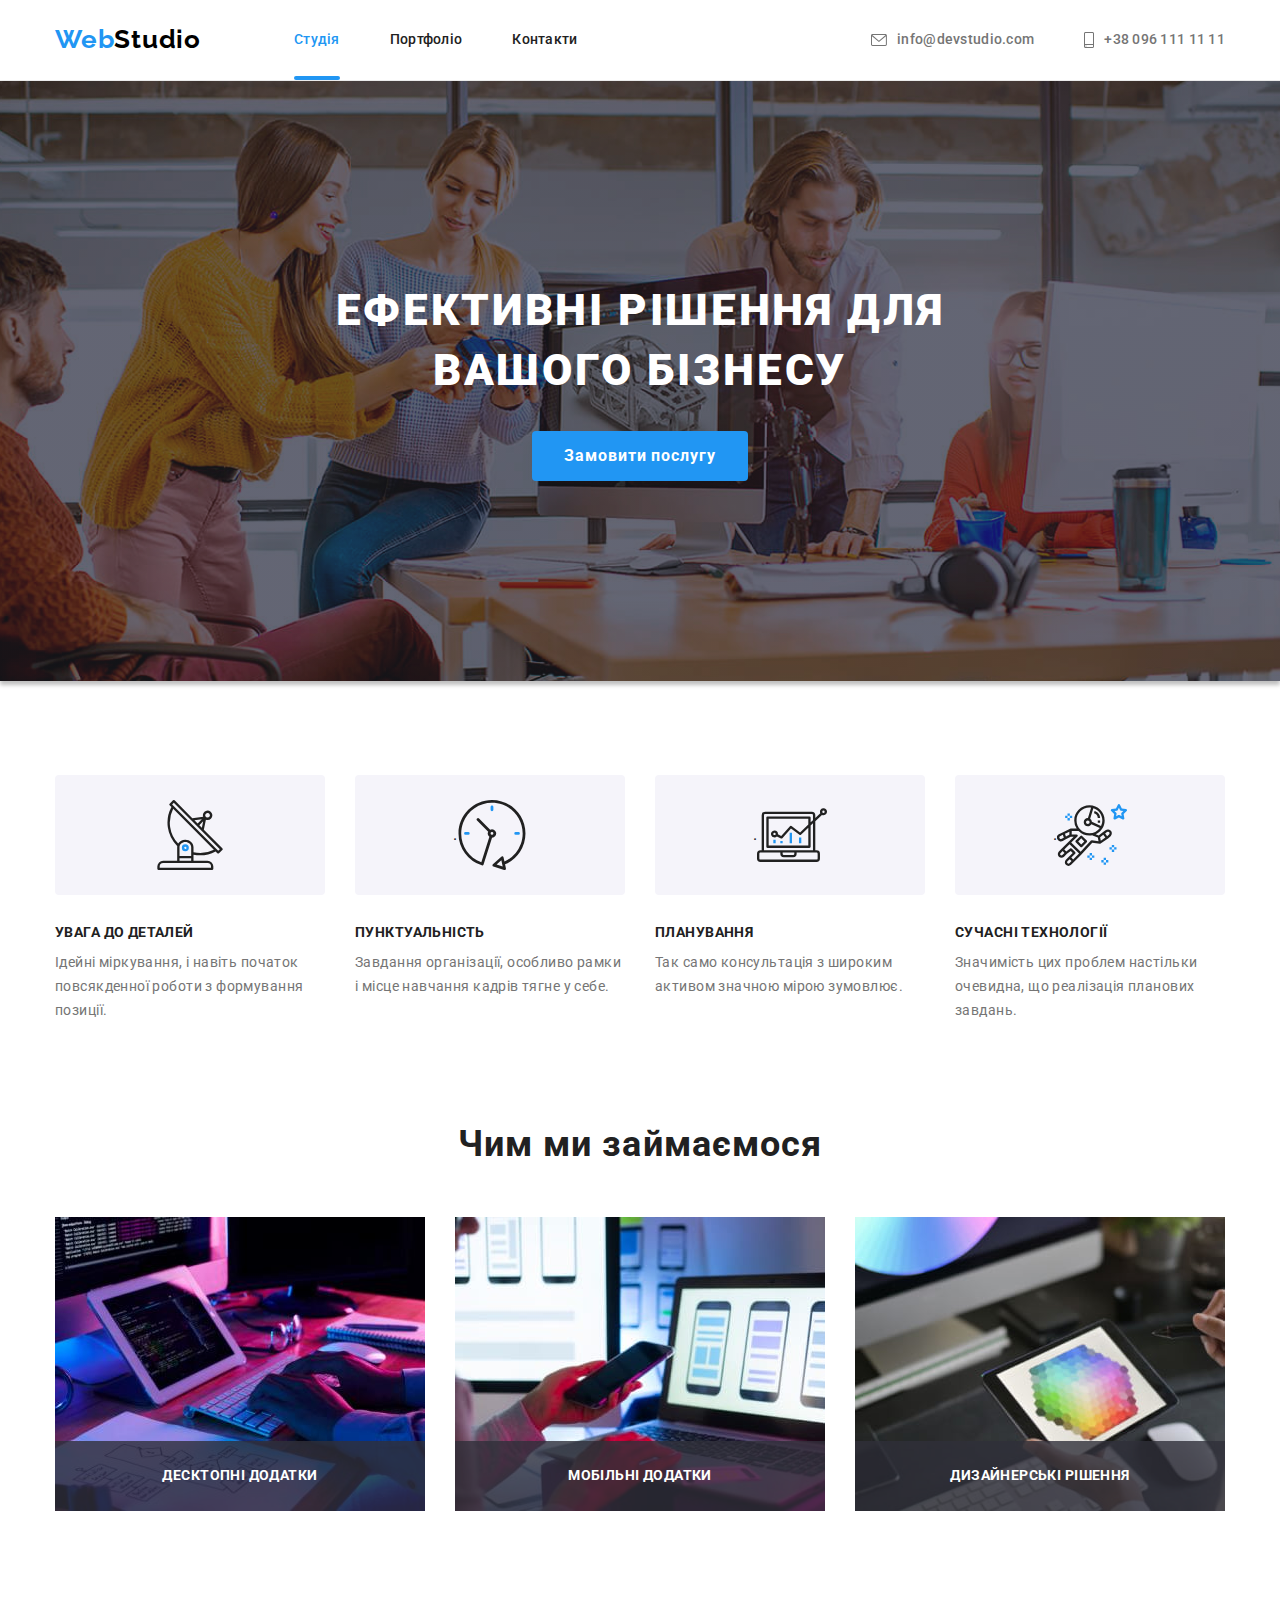
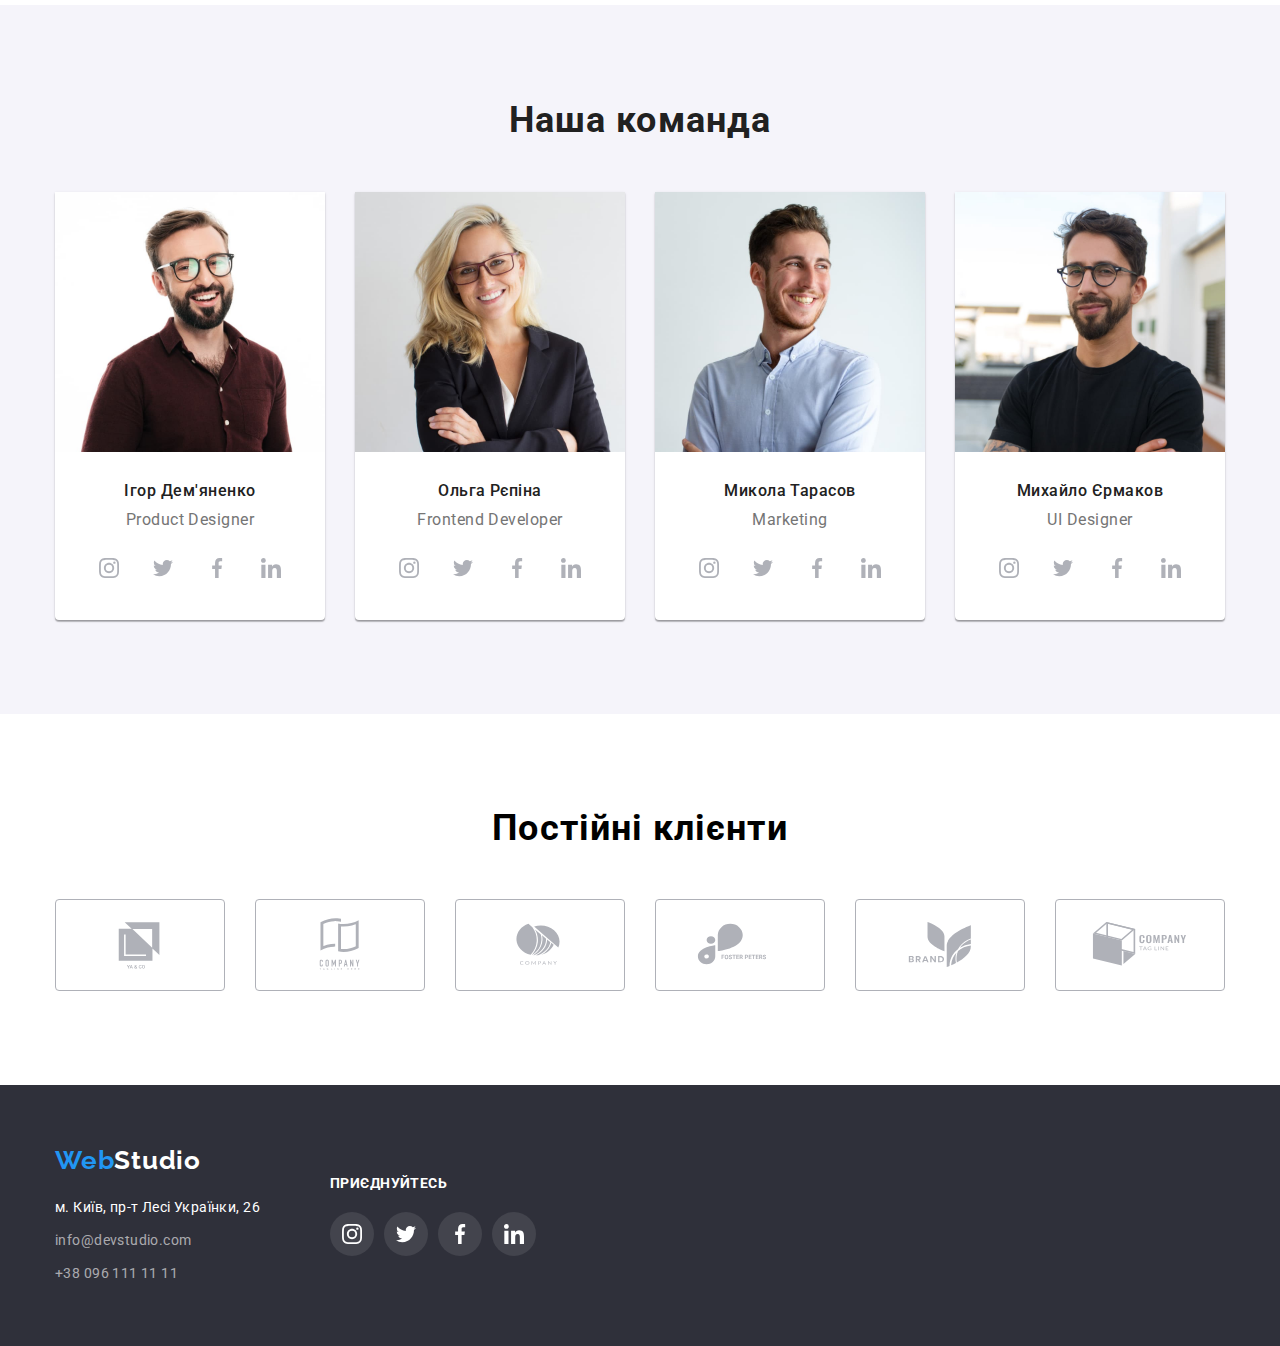
<file: index.html>
<!DOCTYPE html>
<html lang="uk">
  <head>
    <meta charset="UTF-8" />
    <meta http-equiv="X-UA-Compatible" content="IE=edge" />
    <meta name="viewport" content="width=device-width, initial-scale=1.0" />
    <title>Студія</title>
    <link rel="preconnect" href="https://fonts.googleapis.com" />
    <link rel="preconnect" href="https://fonts.gstatic.com" crossorigin />
    <link
      rel="stylesheet"
      href="https://fonts.googleapis.com/css2?family=Raleway:wght@700&family=Roboto:wght@400;500;700;900&display=swap"
    />
    <link
      rel="stylesheet"
      href="https://cdn.jsdelivr.net/npm/modern-normalize@1.1.0/modern-normalize.min.css"
    />
    <link rel="stylesheet" href="./css/styles.css" />
  </head>

  <body>
    <!-- Header -->
    <header class="header">
      <div class="container container-header">
        <nav class="header-nav">
          <a class="header-logo list" href="./index.html">Web<span class="text">Studio</span> </a>

          <ul class="header-nav list">
            <li class="header-items"><a class="header-link current list" href="">Студія</a></li>
            <li class="header-items">
              <a class="header-link link list" href="./portfolio.html">Портфоліо</a>
            </li>
            <li class="header-items"><a class="header-link list" href="">Контакти</a></li>
          </ul>
        </nav>
        <ul class="header-contacts list">
          <li class="header-items">
            <a class="contacts-link list" href="mailto:info@devstudio.com"
              ><svg class="" width="16" height="12">
                <use href="./images/icons.svg#icon-envelope"></use></svg
              >info@devstudio.com</a
            >
          </li>
          <li class="header-items">
            <a class="contacts-link list" href="tel:+380961111111"
              ><svg class="" width="10" height="16">
                <use href="./images/icons.svg#icon-smartphone"></use></svg
              >+38 096 111 11 11</a
            >
          </li>
        </ul>
      </div>
    </header>

    <main>
      <!-- Шапка -->
      <section class="hero section">
        <div class="container">
          <h1 class="hero-title">Ефективні рішення для вашого бізнесу</h1>
          <button class="hero-button" type="button"data-modal-open>Замовити послугу</button>
        </div>
      </section>
      <!-- Особливості -->
      <section class="features-section section">
        <div class="container">
          <h2 class="features-title visually-hidden">Особливості</h2>
          <ul class="features-list list">
            <li class="features-items">
              <div class="features-icons">
                <svg class="" width="70" height="70">
                  <use href="./images/icons.svg#icon-antenna"></use>
                </svg>
              </div>
              <h3 class="title">УВАГА ДО ДЕТАЛЕЙ</h3>
              <p class="text">
                Ідейні міркування, і навіть початок повсякденної роботи з формування позиції.
              </p>
            </li>
            <li class="features-items">
              <div class="features-icons">
                .<svg class="" width="70" height="70">
                  <use href="./images/icons.svg#icon-clock"></use>
                </svg>
              </div>
              <h3 class="title">ПУНКТУАЛЬНІСТЬ</h3>
              <p class="text">
                Завдання організації, особливо рамки і місце навчання кадрів тягне у себе.
              </p>
            </li>
            <li class="features-items">
              <div class="features-icons">
                .<svg class="" width="70" height="70">
                  <use href="./images/icons.svg#icon-diagram"></use>
                </svg>
              </div>
              <h3 class="title">ПЛАНУВАННЯ</h3>
              <p class="text">Так само консультація з широким активом значною мірою зумовлює.</p>
            </li>
            <li class="features-items">
              <div class="features-icons">
                .<svg class="" width="70" height="70">
                  <use href="./images/icons.svg#icon-astronaut"></use>
                </svg>
              </div>
              <h3 class="title">СУЧАСНІ ТЕХНОЛОГІЇ</h3>
              <p class="text">
                Значимість цих проблем настільки очевидна, що реалізація планових завдань.
              </p>
            </li>
          </ul>
        </div>
      </section>
      <!-- Чим ми займаємося -->
      <section class="samples-section section">
        <div class="container">
          <h2 class="samples-title caption">Чим ми займаємося</h2>
          <ul class="samples-list list">
            <li class="samples-items">
              <img
                src="./images/box1.jpg"
                width="370"
                height="294"
                alt="Людина працює за компьютером"
              />
              <div class="samples-over">
                <p class="samples-text">
                  Десктопні додатки
                </p>
              </div>
            </li>
            <li class="samples-items">
              <img
                src="./images/box2.jpg"
                width="370"
                height="294"
                alt="Людина обирає макет проєкту"
              />
              <div class="samples-over">
                <p class="samples-text">
                  Мобільні додатки
                </p>
              </div>
            </li>
            <li class="samples-items">
              <img
                src="./images/box3.jpg"
                width="370"
                height="294"
                alt="Людина обирає кольорову гамму"
              />
              <div class="samples-over">
                <p class="samples-text">
                  Дизайнерські рішення
                </p>
              </div>
            </li>
          </ul>
        </div>
      </section>
      <!-- Наша команда -->
      <section class="work-section section">
        <div class="container">
          <h2 class="work-title caption">Наша команда</h2>
          <ul class="work-list list">
            <li class="work-items">
              <img
                class="card"
                src="./images/productdesigner.jpg"
                width="270"
                height="260"
                alt="Фотографія Product Designer"
              />
              <div class="paint-work">
                <h3 class="title">Ігор Дем'яненко</h3>
                <p class="text">Product Designer</p>
              </div>
              <div class="">
                <ul class="work-icons list">
                  <li class="social">
                    <a
                      class="social-link link"
                      href="https://instagram.com"
                      target="_blank"
                      rel="noopener noreferrer"
                      aria-label="Instagram"
                      ><svg class="" width="20" height="20">
                        <use href="./images/icons.svg#icon-instagram"></use></svg
                    ></a>
                  </li>
                  <li class="social">
                    <a
                      class="social-link link"
                      href="https://twitter.com"
                      target="_blank"
                      rel="noopener noreferrer"
                      aria-label="Twitter"
                      ><svg class="" width="20" height="20">
                        <use href="./images/icons.svg#icon-twitter"></use></svg
                    ></a>
                  </li>
                  <li class="social">
                    <a
                      class="social-link link"
                      href="https://www.facebook.com"
                      target="_blank"
                      rel="noopener noreferrer"
                      aria-label="Facebook"
                      ><svg class="" width="20" height="20">
                        <use href="./images/icons.svg#icon-facebook"></use></svg
                    ></a>
                  </li>
                  <li class="social">
                    <a
                      class="social-link link"
                      href="https://www.linkedin.com"
                      target="_blank"
                      rel="noopener noreferrer"
                      aria-label="linkedin"
                      ><svg class="" width="20" height="20">
                        <use href="./images/icons.svg#icon-linkedin"></use></svg
                    ></a>
                  </li>
                </ul>
              </div>
            </li>
            <li class="work-items">
              <img
                class="card"
                src="./images/frontenddeveloper.jpg"
                width="270"
                height="260"
                alt="Фотографія Frontend Developer"
              />
              <div class="paint-work">
                <h3 class="title">Ольга Рєпіна</h3>
                <p class="text">Frontend Developer</p>
              </div>
              <div class="">
                <ul class="work-icons list">
                  <li class="social">
                    <a
                      class="social-link link"
                      href="https://instagram.com"
                      target="_blank"
                      rel="noopener noreferrer"
                      aria-label="Instagram"
                      ><svg class="" width="20" height="20">
                        <use href="./images/icons.svg#icon-instagram"></use></svg
                    ></a>
                  </li>
                  <li class="social">
                    <a
                      class="social-link link"
                      href="https://twitter.com"
                      target="_blank"
                      rel="noopener noreferrer"
                      aria-label="Twitter"
                      ><svg class="" width="20" height="20">
                        <use href="./images/icons.svg#icon-twitter"></use></svg
                    ></a>
                  </li>
                  <li class="social">
                    <a
                      class="social-link link"
                      href="https://www.facebook.com"
                      target="_blank"
                      rel="noopener noreferrer"
                      aria-label="Facebook"
                      ><svg class="" width="20" height="20">
                        <use href="./images/icons.svg#icon-facebook"></use></svg
                    ></a>
                  </li>
                  <li class="social">
                    <a
                      class="social-link link"
                      href="https://www.linkedin.com"
                      target="_blank"
                      rel="noopener noreferrer"
                      aria-label="linkedin"
                      ><svg class="" width="20" height="20">
                        <use href="./images/icons.svg#icon-linkedin"></use></svg
                    ></a>
                  </li>
                </ul>
              </div>
            </li>
            <li class="work-items">
              <img
                class="card"
                src="./images/marketing.jpg"
                width="270"
                height="260"
                alt="Фотографія Marketing"
              />
              <div class="paint-work">
                <h3 class="title">Микола Тарасов</h3>
                <p class="text">Marketing</p>
              </div>
              <div class="">
                <ul class="work-icons list">
                  <li class="social">
                    <a
                      class="social-link link"
                      href="https://instagram.com"
                      target="_blank"
                      rel="noopener noreferrer"
                      aria-label="Instagram"
                      ><svg class="" width="20" height="20">
                        <use href="./images/icons.svg#icon-instagram"></use></svg
                    ></a>
                  </li>
                  <li class="social">
                    <a
                      class="social-link link"
                      href="https://twitter.com"
                      target="_blank"
                      rel="noopener noreferrer"
                      aria-label="Twitter"
                      ><svg class="" width="20" height="20">
                        <use href="./images/icons.svg#icon-twitter"></use></svg
                    ></a>
                  </li>
                  <li class="social">
                    <a
                      class="social-link link"
                      href="https://www.facebook.com"
                      target="_blank"
                      rel="noopener noreferrer"
                      aria-label="Facebook"
                      ><svg class="" width="20" height="20">
                        <use href="./images/icons.svg#icon-facebook"></use></svg
                    ></a>
                  </li>
                  <li class="social">
                    <a
                      class="social-link link"
                      href="https://www.linkedin.com"
                      target="_blank"
                      rel="noopener noreferrer"
                      aria-label="linkedin"
                      ><svg class="" width="20" height="20">
                        <use href="./images/icons.svg#icon-linkedin"></use></svg
                    ></a>
                  </li>
                </ul>
              </div>
            </li>
            <li class="work-items">
              <img
                class="card"
                src="./images/designer.jpg"
                width="270"
                height="260"
                alt="Фотографія UI Designer"
              />
              <div class="paint-work">
                <h3 class="title">Михайло Єрмаков</h3>
                <p class="text">UI Designer</p>
              </div>
              <div class="">
                <ul class="work-icons list">
                  <li class="social">
                    <a
                      class="social-link link"
                      href="https://instagram.com"
                      target="_blank"
                      rel="noopener noreferrer"
                      aria-label="Instagram"
                      ><svg class="" width="20" height="20">
                        <use href="./images/icons.svg#icon-instagram"></use></svg
                    ></a>
                  </li>
                  <li class="social">
                    <a
                      class="social-link link"
                      href="https://twitter.com"
                      target="_blank"
                      rel="noopener noreferrer"
                      aria-label="Twitter"
                      ><svg class="" width="20" height="20">
                        <use href="./images/icons.svg#icon-twitter"></use></svg
                    ></a>
                  </li>
                  <li class="social">
                    <a
                      class="social-link link"
                      href="https://www.facebook.com"
                      target="_blank"
                      rel="noopener noreferrer"
                      aria-label="Facebook"
                      ><svg class="" width="20" height="20">
                        <use href="./images/icons.svg#icon-facebook"></use></svg
                    ></a>
                  </li>
                  <li class="social">
                    <a
                      class="social-link link"
                      href="https://www.linkedin.com"
                      target="_blank"
                      rel="noopener noreferrer"
                      aria-label="linkedin"
                      ><svg class="" width="20" height="20">
                        <use href="./images/icons.svg#icon-linkedin"></use></svg
                    ></a>
                  </li>
                </ul>
              </div>
            </li>
          </ul>
        </div>
      </section>

      <!-- Постійні клієнти -->

      <section class="clients section">
        <div class="container">
          <h2 class="clients-title">Постійні клієнти</h2>
          <ul class="clients-list list">
            <li class="clients-item">
              <a class="clients-link link" href=""
                ><svg class="" width="106" height="60">
                  <use href="./images/icons.svg#icon-Logo-1"></use></svg
              ></a>
            </li>
            <li class="clients-item">
              <a class="clients-link link" href=""
                ><svg class="" width="106" height="60">
                  <use href="./images/icons.svg#icon-Logo-2"></use></svg
              ></a>
            </li>
            <li class="clients-item">
              <a class="clients-link link" href=""
                ><svg class="" width="106" height="60">
                  <use href="./images/icons.svg#icon-Logo-3"></use></svg
              ></a>
            </li>
            <li class="clients-item">
              <a class="clients-link link" href=""
                ><svg class="" width="106" height="60">
                  <use href="./images/icons.svg#icon-Logo-4"></use></svg
              ></a>
            </li>
            <li class="clients-item">
              <a class="clients-link link" href=""
                ><svg class="" width="106" height="60">
                  <use href="./images/icons.svg#icon-Logo-5"></use></svg
              ></a>
            </li>
            <li class="clients-item">
              <a class="clients-link link" href=""
                ><svg class="" width="106" height="60">
                  <use href="./images/icons.svg#icon-Logo-6"></use></svg
              ></a>
            </li>
          </ul>
        </div>
      </section>
    </main>
    <!-- Підвал -->
    <footer class="footer section-footer">
      <div class="container footer_container">
        <div class="footer-address">
          <a href="./index.html" class="footer-logo list"
            >Web<span class="logo-text">Studio</span>
          </a>
          <address class="address">
            <span class="text">м. Київ, пр-т Лесі Українки, 26</span>
            <ul class="footer-nav list">
              <li class="footer-items">
                <a href="mailto:info@devstudio.com" class="footer-link list">info@devstudio.com</a>
              </li>
              <li class="footer-items">
                <a href="tel:+380961111111" class="footer-link list">+38 096 111 11 11</a>
              </li>
            </ul>
          </address>
        </div>
        <div class="footer-social">
          <h2 class="footer-social-text">приєднуйтесь</h2>
          <ul class="footer-section list">
            <li class="footer-social-items">
              <a
                class="footer-social-link link"
                href="https://instagram.com"
                target="_blank"
                rel="noopener noreferrer"
                aria-label="Instagram"
                ><svg class="" width="20" height="20">
                  <use href="./images/icons.svg#icon-instagram"></use></svg
              ></a>
            </li>
            <li class="footer-social-items">
              <a
                class="footer-social-link link"
                href="https://twitter.com"
                target="_blank"
                rel="noopener noreferrer"
                aria-label="Twitter"
                ><svg class="" width="20" height="20">
                  <use href="./images/icons.svg#icon-twitter"></use></svg
              ></a>
            </li>
            <li class="footer-social-items">
              <a
                class="footer-social-link link"
                href="https://www.facebook.com"
                target="_blank"
                rel="noopener noreferrer"
                aria-label="Facebook"
                ><svg class="" width="20" height="20">
                  <use href="./images/icons.svg#icon-facebook"></use></svg
              ></a>
            </li>
            <li class="footer-social-items">
              <a
                class="footer-social-link link"
                href="https://www.linkedin.com"
                target="_blank"
                rel="noopener noreferrer"
                aria-label="Linkedin"
                ><svg class="" width="20" height="20">
                  <use href="./images/icons.svg#icon-linkedin"></use></svg
              ></a>
            </li>
          </ul>
        </div>
      </div>
    </footer>

    <!-- Modal window -->

    <div class="backdrop is-hidden"data-modal>
      <div class="modal">
        <button class="modal-btn" type="button"data-modal-close>
        <svg class="modal-btn-icon" width="18" height="18">
          <use href="./images/icons.svg#icon-close-black"></use>
        </svg
        </button>
      </div>
    </div>
    <script src="./js/modal.js"></script>
  </body>
</html>
</file>
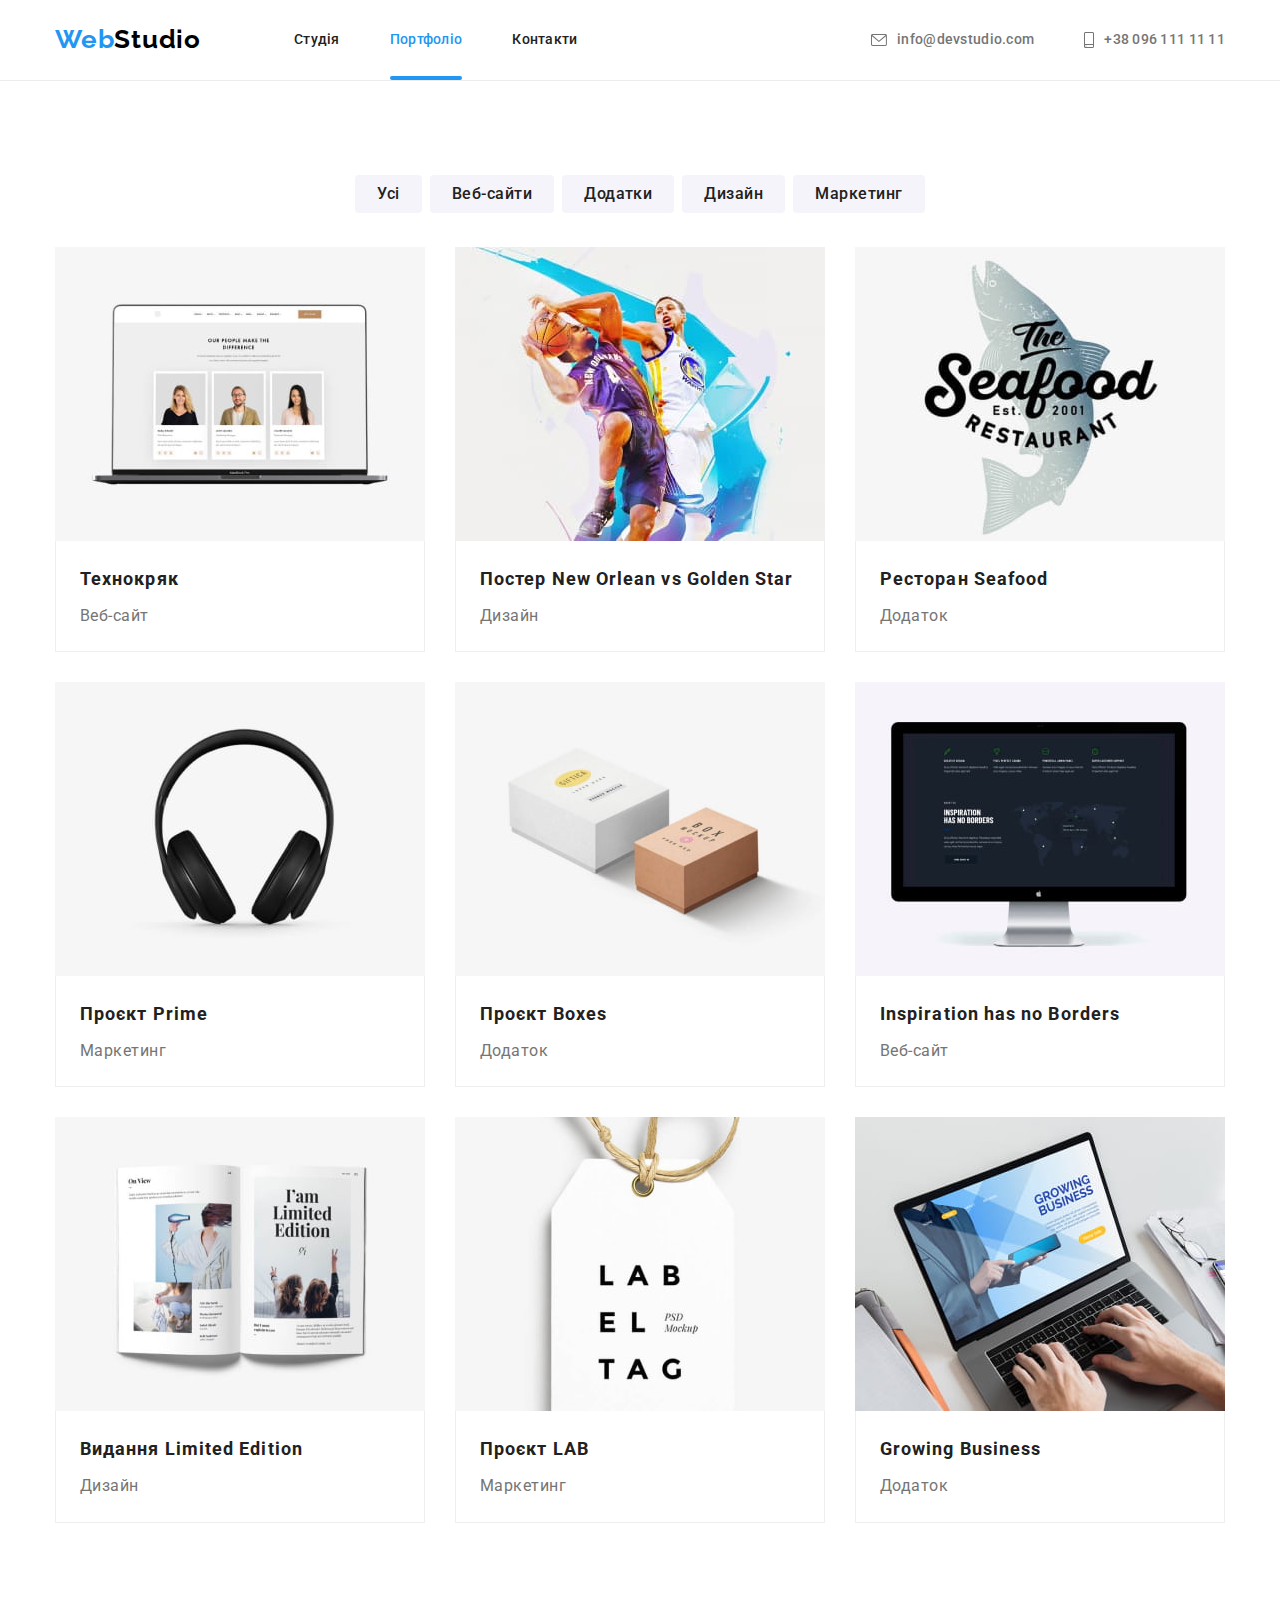
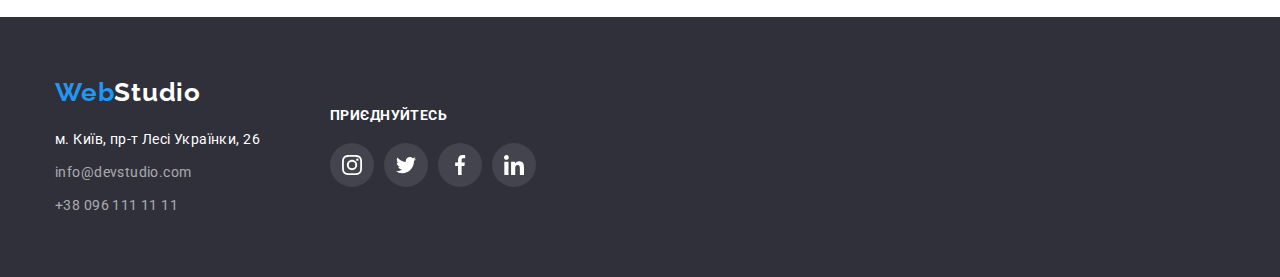
<file: portfolio.html>
<!DOCTYPE html>
<html lang="uk">
  <head>
    <meta charset="UTF-8" />
    <meta http-equiv="X-UA-Compatible" content="IE=edge" />
    <meta name="viewport" content="width=device-width, initial-scale=1.0" />
    <title>Portfolio</title>
    <link rel="preconnect" href="https://fonts.googleapis.com" />
    <link rel="preconnect" href="https://fonts.gstatic.com" crossorigin />
    <link
      href="https://fonts.googleapis.com/css2?family=Raleway:wght@700&family=Roboto:wght@400;500;700;900&display=swap"
      rel="stylesheet"
    />
    <link
      rel="stylesheet"
      href="https://cdn.jsdelivr.net/npm/modern-normalize@1.1.0/modern-normalize.min.css"
    />
    <link rel="stylesheet" href="./css/styles.css" />
  </head>
  <body>
    <!-- Header -->
    <header class="header">
      <div class="container container-header">
        <nav class="header-nav">
          <a class="header-logo list" href="./index.html">Web<span class="text">Studio</span> </a>

          <ul class="header-nav list">
            <li class="header-items"><a class="header-link list" href="./index.html">Студія</a></li>
            <li class="header-items">
              <a class="header-link current link list" href="">Портфоліо</a>
            </li>
            <li class="header-items"><a class="header-link list" href="">Контакти</a></li>
          </ul>
        </nav>
        <ul class="header-contacts list">
          <li class="header-items">
            <a class="contacts-link list" href="mailto:info@devstudio.com"
              ><svg class="" width="16" height="12">
                <use href="./images/icons.svg#icon-envelope"></use></svg
              >info@devstudio.com</a
            >
          </li>
          <li class="header-items">
            <a class="contacts-link list" href="tel:+380961111111"
              ><svg class="" width="10" height="16">
                <use href="./images/icons.svg#icon-smartphone"></use></svg
              >+38 096 111 11 11</a
            >
          </li>
        </ul>
      </div>
    </header>

    <main>
      <section class="content-section section">
        <div class="container">
          <h1 class="content-title visually-hidden">Портфоліо</h1>
          <ul class="content-list list">
            <li class="content-item"><button type="button" class="content-button">Усі</button></li>
            <li class="content-item">
              <button type="button" class="content-button">Веб-сайти</button>
            </li>
            <li class="content-item">
              <button type="button" class="content-button">Додатки</button>
            </li>
            <li class="content-item">
              <button type="button" class="content-button">Дизайн</button>
            </li>
            <li class="content-item">
              <button type="button" class="content-button">Маркетинг</button>
            </li>
          </ul>
          <ul class="content-list-card list">
            <li class="content-cards">
              <a class="content-link list" href=""
                ><div class="overlay">
                  <img
                    class="paint"
                    src="./images/tehno.jpg"
                    alt="Ноутбук"
                    width="370"
                    height="294"
                  />
                  <div class="content-overlay">
                    <p class="content-overlay-text">
                      Ресурс пропонує комплексні пропозиції з різним рівнем функціоналу та сервісів.
                      Все це дозволить відвідувачу отримати вичерпні відомості про компанію чи
                      приватну особу.
                    </p>
                  </div>
                </div>
                <div class="text-border">
                  <h2 class="title">Технокряк</h2>
                  <p class="text">Веб-сайт</p>
                </div>
              </a>
            </li>
            <li class="content-cards">
              <a class="content-link link list" href=""
                ><div class="overlay">
                  <img
                    class="paint"
                    src="./images/neworlean.jpg"
                    alt="Гра в баскетбол"
                    width="370"
                    height="294"
                  />
                  <div class="content-overlay">
                    <p class="content-overlay-text">
                      Ресурс пропонує комплексні пропозиції з різним рівнем функціоналу та сервісів.
                      Все це дозволить відвідувачу отримати вичерпні відомості про компанію чи
                      приватну особу.
                    </p>
                  </div>
                </div>
                <div class="text-border">
                  <h2 class="title">Постер New Orlean vs Golden Star</h2>
                  <p class="text">Дизайн</p>
                </div>
              </a>
            </li>
            <li class="content-cards">
              <a class="content-link list" href=""
                ><div class="overlay">
                  <img
                    class="paint"
                    src="./images/seafood.jpg"
                    alt="Логотип ресторана"
                    width="370"
                    height="294"
                  />
                  <div class="content-overlay">
                    <p class="content-overlay-text">
                      Ресурс пропонує комплексні пропозиції з різним рівнем функціоналу та сервісів.
                      Все це дозволить відвідувачу отримати вичерпні відомості про компанію чи
                      приватну особу.
                    </p>
                  </div>
                </div>
                <div class="text-border">
                  <h2 class="title">Ресторан Seafood</h2>
                  <p class="text">Додаток</p>
                </div>
              </a>
            </li>
            <li class="content-cards">
              <a class="content-link list" href=""
                ><div class="overlay">
                  <img
                    class="paint"
                    src="./images/prime.jpg"
                    alt="Навушники"
                    width="370"
                    height="294"
                  />
                  <div class="content-overlay">
                    <p class="content-overlay-text">
                      Ресурс пропонує комплексні пропозиції з різним рівнем функціоналу та сервісів.
                      Все це дозволить відвідувачу отримати вичерпні відомості про компанію чи
                      приватну особу.
                    </p>
                  </div>
                </div>
                <div class="text-border">
                  <h2 class="title">Проєкт Prime</h2>
                  <p class="text">Маркетинг</p>
                </div>
              </a>
            </li>
            <li class="content-cards">
              <a class="content-link list" href=""
                ><div class="overlay">
                  <img
                    class="paint"
                    src="./images/boxes.jpg"
                    alt="Дві коробки"
                    width="370"
                    height="294"
                  />
                  <div class="content-overlay">
                    <p class="content-overlay-text">
                      Ресурс пропонує комплексні пропозиції з різним рівнем функціоналу та сервісів.
                      Все це дозволить відвідувачу отримати вичерпні відомості про компанію чи
                      приватну особу.
                    </p>
                  </div>
                </div>
                <div class="text-border">
                  <h2 class="title">Проєкт Boxes</h2>
                  <p class="text">Додаток</p>
                </div>
              </a>
            </li>
            <li class="content-cards">
              <a class="content-link list" href=""
                ><div class="overlay">
                  <img
                    class="paint"
                    src="./images/inspiration.jpg"
                    alt="Монітор"
                    width="370"
                    height="294"
                  />
                  <div class="content-overlay">
                    <p class="content-overlay-text">
                      Ресурс пропонує комплексні пропозиції з різним рівнем функціоналу та сервісів.
                      Все це дозволить відвідувачу отримати вичерпні відомості про компанію чи
                      приватну особу.
                    </p>
                  </div>
                </div>
                <div class="text-border">
                  <h2 class="title">Inspiration has no Borders</h2>
                  <p class="text">Веб-сайт</p>
                </div>
              </a>
            </li>
            <li class="content-cards">
              <a class="content-link list" href=""
                ><div class="overlay">
                  <img
                    class="paint"
                    src="./images/limited.jpg"
                    alt="Журнал"
                    width="370"
                    height="294"
                  />
                  <div class="content-overlay">
                    <p class="content-overlay-text">
                      Ресурс пропонує комплексні пропозиції з різним рівнем функціоналу та сервісів.
                      Все це дозволить відвідувачу отримати вичерпні відомості про компанію чи
                      приватну особу.
                    </p>
                  </div>
                </div>
                <div class="text-border">
                  <h2 class="title">Видання Limited Edition</h2>
                  <p class="text">Дизайн</p>
                </div>
              </a>
            </li>
            <li class="content-cards">
              <a class="content-link list" href=""
                ><div class="overlay">
                  <img
                    class="paint"
                    src="./images/lab.jpg"
                    alt="Бірка з одягу"
                    width="370"
                    height="294"
                  />
                  <div class="content-overlay">
                    <p class="content-overlay-text">
                      Ресурс пропонує комплексні пропозиції з різним рівнем функціоналу та сервісів.
                      Все це дозволить відвідувачу отримати вичерпні відомості про компанію чи
                      приватну особу.
                    </p>
                  </div>
                </div>
                <div class="text-border">
                  <h2 class="title">Проєкт LAB</h2>
                  <p class="text">Маркетинг</p>
                </div>
              </a>
            </li>
            <li class="content-cards">
              <a class="content-link list" href="">
                <div class="overlay">
                  <img
                    class="paint"
                    src="./images/growing.jpg"
                    alt="Людина працює за ноутбуком"
                    width="370"
                    height="294"
                  />
                  <div class="content-overlay">
                    <p class="content-overlay-text">
                      Ресурс пропонує комплексні пропозиції з різним рівнем функціоналу та сервісів.
                      Все це дозволить відвідувачу отримати вичерпні відомості про компанію чи
                      приватну особу.
                    </p>
                  </div>
                </div>

                <div class="text-border">
                  <h2 class="title">Growing Business</h2>
                  <p class="text">Додаток</p>
                </div>
              </a>
            </li>
          </ul>
        </div>
      </section>
    </main>

    <!-- Підвал -->
    <footer class="footer section-footer">
      <div class="container footer_container">
        <div class="footer-address">
          <a href="./index.html" class="footer-logo list"
            >Web<span class="logo-text">Studio</span>
          </a>
          <address class="address">
            <span class="text">м. Київ, пр-т Лесі Українки, 26</span>
            <ul class="footer-nav list">
              <li class="footer-items">
                <a href="mailto:info@devstudio.com" class="footer-link list">info@devstudio.com</a>
              </li>
              <li class="footer-items">
                <a href="tel:+380961111111" class="footer-link list">+38 096 111 11 11</a>
              </li>
            </ul>
          </address>
        </div>
        <div class="footer-social">
          <h2 class="footer-social-text">приєднуйтесь</h2>
          <ul class="footer-section list">
            <li class="footer-social-items">
              <a
                class="footer-social-link link"
                href="https://instagram.com"
                target="_blank"
                rel="noopener noreferrer"
                aria-label="Instagram"
                ><svg class="" width="20" height="20">
                  <use href="./images/icons.svg#icon-instagram"></use></svg
              ></a>
            </li>
            <li class="footer-social-items">
              <a
                class="footer-social-link link"
                href="https://twitter.com"
                target="_blank"
                rel="noopener noreferrer"
                aria-label="Twitter"
                ><svg class="" width="20" height="20">
                  <use href="./images/icons.svg#icon-twitter"></use></svg
              ></a>
            </li>
            <li class="footer-social-items">
              <a
                class="footer-social-link link"
                href="https://www.facebook.com"
                target="_blank"
                rel="noopener noreferrer"
                aria-label="Facebook"
                ><svg class="" width="20" height="20">
                  <use href="./images/icons.svg#icon-facebook"></use></svg
              ></a>
            </li>
            <li class="footer-social-items">
              <a
                class="footer-social-link link"
                href="https://www.linkedin.com"
                target="_blank"
                rel="noopener noreferrer"
                aria-label="Linkedin"
                ><svg class="" width="20" height="20">
                  <use href="./images/icons.svg#icon-linkedin"></use></svg
              ></a>
            </li>
          </ul>
        </div>
      </div>
    </footer>
  </body>
</html>
</file>
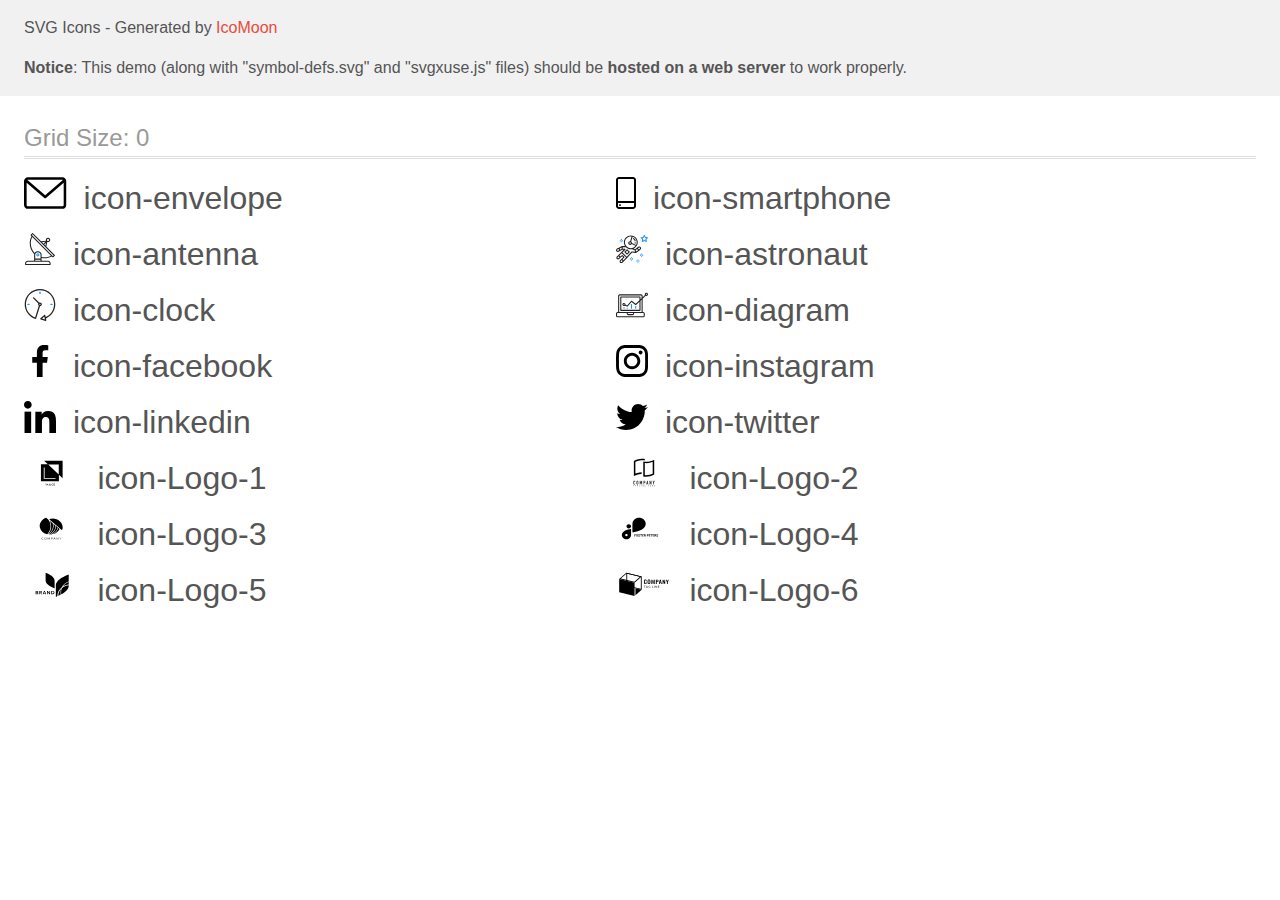
<file: images/icomoon/demo-external-svg.html>
<!doctype html>
<html>
<head>
    <title>IcoMoon - SVG Icons</title>
    <meta charset="utf-8">
    <meta name="viewport" content="width=device-width, initial-scale=1">
    <link rel="stylesheet" href="demo-files/demo.css">
    <link rel="stylesheet" href="style.css">
</head>
<body>
<header class="bgc1 clearfix">
<div class="mhl">
    <p>SVG Icons - Generated by <a href="https://icomoon.io/app">IcoMoon</a></p><p><strong>Notice</strong>: This demo (along with "symbol-defs.svg" and "svgxuse.js" files) should be <b>hosted on a web server</b> to work properly.</p>
</div>
</header>
    <div class="clearfix mhl ptl">
        <h1 class="mvm mtn fgc1">Grid Size: 0</h1>
        <div class="glyph fs1">
            <div class="clearfix pbs">
                <svg class="icon icon-envelope"><use xlink:href="symbol-defs.svg#icon-envelope"></use></svg><span class="name"> icon-envelope</span>
            </div>
        </div>
        <div class="glyph fs1">
            <div class="clearfix pbs">
                <svg class="icon icon-smartphone"><use xlink:href="symbol-defs.svg#icon-smartphone"></use></svg><span class="name"> icon-smartphone</span>
            </div>
        </div>
        <div class="glyph fs1">
            <div class="clearfix pbs">
                <svg class="icon icon-antenna"><use xlink:href="symbol-defs.svg#icon-antenna"></use></svg><span class="name"> icon-antenna</span>
            </div>
        </div>
        <div class="glyph fs1">
            <div class="clearfix pbs">
                <svg class="icon icon-astronaut"><use xlink:href="symbol-defs.svg#icon-astronaut"></use></svg><span class="name"> icon-astronaut</span>
            </div>
        </div>
        <div class="glyph fs1">
            <div class="clearfix pbs">
                <svg class="icon icon-clock"><use xlink:href="symbol-defs.svg#icon-clock"></use></svg><span class="name"> icon-clock</span>
            </div>
        </div>
        <div class="glyph fs1">
            <div class="clearfix pbs">
                <svg class="icon icon-diagram"><use xlink:href="symbol-defs.svg#icon-diagram"></use></svg><span class="name"> icon-diagram</span>
            </div>
        </div>
        <div class="glyph fs1">
            <div class="clearfix pbs">
                <svg class="icon icon-facebook"><use xlink:href="symbol-defs.svg#icon-facebook"></use></svg><span class="name"> icon-facebook</span>
            </div>
        </div>
        <div class="glyph fs1">
            <div class="clearfix pbs">
                <svg class="icon icon-instagram"><use xlink:href="symbol-defs.svg#icon-instagram"></use></svg><span class="name"> icon-instagram</span>
            </div>
        </div>
        <div class="glyph fs1">
            <div class="clearfix pbs">
                <svg class="icon icon-linkedin"><use xlink:href="symbol-defs.svg#icon-linkedin"></use></svg><span class="name"> icon-linkedin</span>
            </div>
        </div>
        <div class="glyph fs1">
            <div class="clearfix pbs">
                <svg class="icon icon-twitter"><use xlink:href="symbol-defs.svg#icon-twitter"></use></svg><span class="name"> icon-twitter</span>
            </div>
        </div>
        <div class="glyph fs1">
            <div class="clearfix pbs">
                <svg class="icon icon-Logo-1"><use xlink:href="symbol-defs.svg#icon-Logo-1"></use></svg><span class="name"> icon-Logo-1</span>
            </div>
        </div>
        <div class="glyph fs1">
            <div class="clearfix pbs">
                <svg class="icon icon-Logo-2"><use xlink:href="symbol-defs.svg#icon-Logo-2"></use></svg><span class="name"> icon-Logo-2</span>
            </div>
        </div>
        <div class="glyph fs1">
            <div class="clearfix pbs">
                <svg class="icon icon-Logo-3"><use xlink:href="symbol-defs.svg#icon-Logo-3"></use></svg><span class="name"> icon-Logo-3</span>
            </div>
        </div>
        <div class="glyph fs1">
            <div class="clearfix pbs">
                <svg class="icon icon-Logo-4"><use xlink:href="symbol-defs.svg#icon-Logo-4"></use></svg><span class="name"> icon-Logo-4</span>
            </div>
        </div>
        <div class="glyph fs1">
            <div class="clearfix pbs">
                <svg class="icon icon-Logo-5"><use xlink:href="symbol-defs.svg#icon-Logo-5"></use></svg><span class="name"> icon-Logo-5</span>
            </div>
        </div>
        <div class="glyph fs1">
            <div class="clearfix pbs">
                <svg class="icon icon-Logo-6"><use xlink:href="symbol-defs.svg#icon-Logo-6"></use></svg><span class="name"> icon-Logo-6</span>
            </div>
        </div>
  </div>
<script defer src="svgxuse.js"></script>
</body>
</html>
</file>
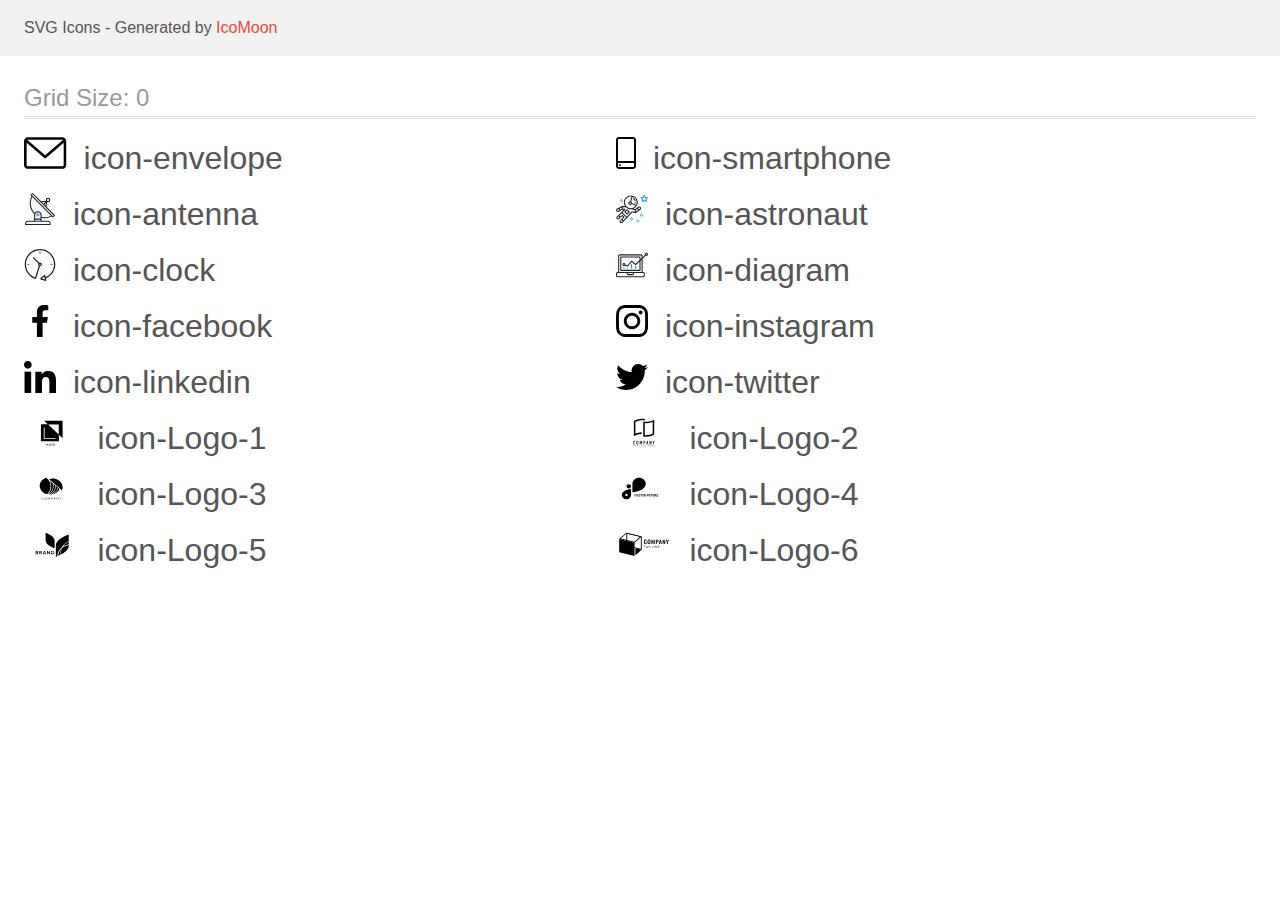
<file: images/icomoon/demo.html>
<!doctype html>
<html>
<head>
    <title>IcoMoon - SVG Icons</title>
    <meta charset="utf-8">
    <meta name="viewport" content="width=device-width, initial-scale=1">
    <link rel="stylesheet" href="demo-files/demo.css">
    <link rel="stylesheet" href="style.css">
</head>
<body>
<svg aria-hidden="true" style="position: absolute; width: 0; height: 0; overflow: hidden;" version="1.1" xmlns="http://www.w3.org/2000/svg" xmlns:xlink="http://www.w3.org/1999/xlink">
<defs>
<symbol id="icon-envelope" viewBox="0 0 43 32">
<path d="M38.667 0h-34.667c-2.206 0-4 1.794-4 4v24c0 2.206 1.794 4 4 4h34.667c2.206 0 4-1.794 4-4v-24c0-2.206-1.794-4-4-4zM38.667 2.667c0.181 0 0.353 0.038 0.511 0.103l-17.844 15.466-17.844-15.466c0.158-0.066 0.33-0.103 0.511-0.103h34.667zM38.667 29.333h-34.667c-0.736 0-1.333-0.598-1.333-1.333v-22.413l17.793 15.421c0.251 0.217 0.563 0.326 0.874 0.326s0.622-0.108 0.874-0.326l17.793-15.421v22.413c0 0.736-0.598 1.333-1.333 1.333z"></path>
</symbol>
<symbol id="icon-smartphone" viewBox="0 0 20 32">
<path d="M17 0h-14c-1.654 0-3 1.346-3 3v26c0 1.654 1.346 3 3 3h14c1.654 0 3-1.346 3-3v-26c0-1.654-1.346-3-3-3zM3 2h14c0.552 0 1 0.448 1 1v21h-16v-21c0-0.552 0.448-1 1-1zM17 30h-14c-0.552 0-1-0.448-1-1v-3h16v3c0 0.552-0.448 1-1 1z"></path>
<path d="M4.707 27.478c0.391 0.365 0.391 0.956 0 1.321s-1.024 0.365-1.414 0c-0.391-0.365-0.391-0.956 0-1.321s1.024-0.365 1.414 0z"></path>
</symbol>
<symbol id="icon-antenna" viewBox="0 0 32 32">
<path fill="#212121" style="fill: var(--color1, #212121)" d="M30.773 22.098l-8.443-8.505 0.937-4.615c0.242 0.094 0.499 0.144 0.758 0.146h0.006c1.192 0.014 2.17-0.941 2.184-2.133s-0.941-2.17-2.133-2.184c-1.192-0.014-2.17 0.941-2.184 2.133-0.003 0.255 0.039 0.509 0.125 0.749l-4.96 0.605-8.091-8.133c-0.099-0.101-0.235-0.159-0.377-0.16-0.14 0.001-0.274 0.056-0.373 0.155l-1.513 1.504c-0.208 0.208-0.208 0.546 0 0.754l0.814 0.826c-3.153 5.798-2.129 12.978 2.519 17.663 0.043 0.041 0.092 0.074 0.146 0.098-0.034 0.18-0.051 0.364-0.052 0.547v6.187h-6.4c-1.472 0.002-2.665 1.195-2.667 2.667v1.067c0 0.295 0.239 0.533 0.533 0.533h24.533c0.295 0 0.533-0.239 0.533-0.533v-1.067c-0.002-1.472-1.195-2.665-2.667-2.667h-6.4v-2.742c1.003 0.21 2.024 0.317 3.049 0.32 2.458-0.003 4.877-0.615 7.040-1.783l0.818 0.823c0.099 0.101 0.235 0.159 0.377 0.16 0.14-0.001 0.274-0.056 0.373-0.155l1.513-1.504c0.208-0.208 0.208-0.546 0-0.754zM23.28 6.233c0.418-0.415 1.093-0.414 1.508 0.004s0.414 1.093-0.004 1.508c-0.2 0.199-0.47 0.31-0.752 0.31h-0.003c-0.589-0.003-1.064-0.483-1.061-1.072 0.002-0.282 0.115-0.552 0.314-0.751h-0.002zM22.024 9.738l-0.598 2.946-1.175-1.182 1.774-1.763zM21.419 8.836l-1.92 1.909-1.485-1.493 3.405-0.415zM24.004 28.8c0.884 0 1.6 0.716 1.6 1.6v0.533h-23.467v-0.533c0-0.884 0.716-1.6 1.6-1.6h20.267zM16.537 26.667v1.067h-5.333v-1.067h5.333zM11.204 25.6v-4.053c0-1.294 1.196-2.347 2.667-2.347s2.667 1.053 2.667 2.347v4.053h-5.333zM17.604 23.904v-2.357c0-1.882-1.675-3.413-3.733-3.413-1.331-0.020-2.576 0.657-3.281 1.786-4.058-4.274-4.971-10.645-2.279-15.887l18.602 18.708c-2.872 1.461-6.165 1.873-9.309 1.163zM28.893 23.22l-21.057-21.181 0.755-0.752 7.935 7.98c0.004 0 0.006 0.007 0.010 0.010l13.115 13.191-0.757 0.752z"></path>
<path fill="#2196f3" style="fill: var(--color2, #2196f3)" d="M13.876 20.267h-0.005c-0.884-0.001-1.601 0.714-1.602 1.598s0.714 1.601 1.598 1.602h0.005c0.884 0.001 1.601-0.714 1.602-1.598s-0.714-1.601-1.598-1.602zM14.249 22.245c-0.1 0.1-0.236 0.156-0.378 0.155-0.295-0.002-0.532-0.242-0.531-0.536 0.001-0.141 0.057-0.276 0.157-0.375s0.233-0.154 0.373-0.155c0.295 0.002 0.532 0.241 0.53 0.536-0.001 0.141-0.057 0.276-0.157 0.375h0.005z"></path>
</symbol>
<symbol id="icon-astronaut" viewBox="0 0 32 32">
<path fill="#2196f3" style="fill: var(--color2, #2196f3)" d="M31.974 4.524c-0.063-0.193-0.229-0.333-0.43-0.363l-1.91-0.278-0.855-1.731c-0.179-0.365-0.777-0.365-0.956 0l-0.855 1.731-1.91 0.278c-0.201 0.029-0.367 0.17-0.431 0.363-0.062 0.193-0.011 0.405 0.135 0.547l1.383 1.348-0.326 1.903c-0.034 0.2 0.048 0.402 0.212 0.522 0.166 0.121 0.382 0.135 0.562 0.040l1.709-0.899 1.709 0.899c0.078 0.041 0.164 0.061 0.249 0.061 0.11 0 0.221-0.034 0.314-0.102 0.164-0.119 0.246-0.322 0.212-0.522l-0.326-1.903 1.383-1.348c0.145-0.142 0.197-0.354 0.135-0.547zM29.511 5.851c-0.125 0.122-0.183 0.299-0.153 0.472l0.191 1.114-1-0.526c-0.078-0.041-0.163-0.061-0.249-0.061s-0.17 0.020-0.249 0.061l-1.001 0.526 0.191-1.114c0.030-0.173-0.028-0.349-0.153-0.472l-0.81-0.789 1.119-0.163c0.174-0.025 0.324-0.134 0.402-0.292l0.5-1.013 0.5 1.013c0.078 0.157 0.228 0.267 0.402 0.292l1.119 0.163-0.809 0.789z"></path>
<path fill="#2196f3" style="fill: var(--color2, #2196f3)" d="M26.134 20.522h-1.067v1.067h1.067v-1.067z"></path>
<path fill="#2196f3" style="fill: var(--color2, #2196f3)" d="M26.134 22.656h-1.067v1.067h1.067v-1.067z"></path>
<path fill="#2196f3" style="fill: var(--color2, #2196f3)" d="M27.2 21.589h-1.067v1.067h1.067v-1.067z"></path>
<path fill="#2196f3" style="fill: var(--color2, #2196f3)" d="M25.067 21.589h-1.067v1.067h1.067v-1.067z"></path>
<path fill="#2196f3" style="fill: var(--color2, #2196f3)" d="M22.4 26.389h-1.067v1.067h1.067v-1.067z"></path>
<path fill="#2196f3" style="fill: var(--color2, #2196f3)" d="M22.4 28.522h-1.067v1.067h1.067v-1.067z"></path>
<path fill="#2196f3" style="fill: var(--color2, #2196f3)" d="M23.467 27.456h-1.067v1.067h1.067v-1.067z"></path>
<path fill="#2196f3" style="fill: var(--color2, #2196f3)" d="M21.333 27.456h-1.067v1.067h1.067v-1.067z"></path>
<path fill="#2196f3" style="fill: var(--color2, #2196f3)" d="M16 24.256h-1.067v1.067h1.067v-1.067z"></path>
<path fill="#2196f3" style="fill: var(--color2, #2196f3)" d="M16 26.389h-1.067v1.067h1.067v-1.067z"></path>
<path fill="#2196f3" style="fill: var(--color2, #2196f3)" d="M17.067 25.322h-1.067v1.067h1.067v-1.067z"></path>
<path fill="#2196f3" style="fill: var(--color2, #2196f3)" d="M14.933 25.322h-1.067v1.067h1.067v-1.067z"></path>
<path fill="#2196f3" style="fill: var(--color2, #2196f3)" d="M5.867 6.122h-1.067v1.067h1.067v-1.067z"></path>
<path fill="#2196f3" style="fill: var(--color2, #2196f3)" d="M5.867 8.255h-1.067v1.067h1.067v-1.067z"></path>
<path fill="#2196f3" style="fill: var(--color2, #2196f3)" d="M6.933 7.189h-1.067v1.067h1.067v-1.067z"></path>
<path fill="#2196f3" style="fill: var(--color2, #2196f3)" d="M4.8 7.189h-1.067v1.067h1.067v-1.067z"></path>
<path fill="#212121" style="fill: var(--color1, #212121)" d="M24.715 14.159c-0.287-0.388-0.709-0.637-1.188-0.705-0.481-0.068-0.956 0.058-1.34 0.352l-1.252 0.96-1.898 1.417-1.358-0.541c2.421-1.086 4.114-3.508 4.114-6.32 0-3.823-3.123-6.933-6.961-6.933s-6.961 3.11-6.961 6.933c0 1.386 0.414 2.674 1.12 3.758l-2.764-0.024c-0.002 0-0.003 0-0.005 0-0.009 0-0.015 0.004-0.023 0.005-0.053 0.002-0.105 0.013-0.155 0.031-0.013 0.005-0.026 0.008-0.038 0.013-0.006 0.003-0.013 0.003-0.019 0.006l-3.233 1.596c-0.001 0-0.001 0-0.001 0.001l-1.893 0.911c-0.021 0.009-0.042 0.021-0.063 0.035-0.755 0.502-1.012 1.489-0.598 2.295 0.22 0.429 0.595 0.745 1.056 0.889 0.178 0.055 0.359 0.083 0.539 0.083 0.29 0 0.577-0.071 0.839-0.211l1.388-0.738 2.264-1.169 1.357-0.008-5.442 5.416c-0.001 0.001-0.001 0.001-0.002 0.001l-1.339 1.333c-0.316 0.315-0.49 0.732-0.49 1.178s0.174 0.863 0.49 1.179c0.325 0.323 0.752 0.485 1.179 0.485s0.854-0.162 1.18-0.485l1.314-1.309 1.741-1.3 0.901 0.897-1.762 1.754c-0 0.001-0.001 0.001-0.002 0.001l-1.339 1.333c-0.316 0.315-0.49 0.732-0.49 1.178s0.174 0.863 0.49 1.179c0.325 0.323 0.753 0.485 1.18 0.485s0.855-0.162 1.18-0.485l3.482-3.467c0.001-0.001 0.001-0.001 0.001-0.002l1.010-1-0.004-0.004c0.006-0.006 0.015-0.009 0.022-0.015l5.166-5.658 3.471 0.494c0.025 0.004 0.050 0.005 0.075 0.005 0.065 0 0.127-0.015 0.187-0.038 0.018-0.006 0.033-0.015 0.050-0.023 0.019-0.010 0.039-0.015 0.058-0.027l3.213-2.133c0.012-0.008 0.018-0.021 0.029-0.029 0.013-0.010 0.029-0.014 0.041-0.026l1.271-1.191c0.662-0.62 0.753-1.635 0.212-2.362zM2.13 17.77c-0.173 0.093-0.37 0.111-0.558 0.052-0.187-0.058-0.338-0.186-0.427-0.358-0.161-0.314-0.068-0.695 0.214-0.902l1.314-0.632 0.449 1.312-0.992 0.528zM5.628 15.942l-1.548 0.8-0.439-1.283 2.027-1.001-0.040 1.484zM20.727 9.322c0 0.918-0.219 1.785-0.599 2.559l-4.181-1.899c-0.044-0.573-0.341-1.075-0.788-1.388l1.464-4.86c2.378 0.756 4.105 2.974 4.105 5.588zM8.938 9.322c0-3.235 2.644-5.867 5.894-5.867 0.253 0 0.5 0.021 0.745 0.052l-1.432 4.754c-0.019-0.001-0.037-0.006-0.057-0.006-1.033 0-1.873 0.837-1.873 1.867s0.84 1.867 1.873 1.867c0.694 0 1.294-0.383 1.618-0.945l3.862 1.755c-1.075 1.446-2.795 2.39-4.737 2.39-3.25 0-5.894-2.632-5.894-5.867zM14.894 10.122c0 0.441-0.362 0.8-0.806 0.8s-0.806-0.359-0.806-0.8c0-0.441 0.362-0.8 0.806-0.8s0.806 0.359 0.806 0.8zM2.465 25.146c-0.236 0.234-0.619 0.234-0.854 0.001-0.114-0.114-0.176-0.263-0.176-0.423s0.062-0.309 0.176-0.421l0.962-0.958 0.851 0.848-0.959 0.955zM5.679 28.88c-0.236 0.234-0.619 0.235-0.855 0.001-0.114-0.114-0.176-0.263-0.176-0.423s0.062-0.309 0.176-0.421l0.963-0.959 0.852 0.848-0.96 0.955zM9.16 25.411c-0.001 0-0.001 0-0.002 0.001l-1.765 1.76-0.852-0.848 1.763-1.755c0 0 0 0 0-0s0.001-0.001 0.002-0.001c0.040-0.040 0.065-0.088 0.090-0.135 0.007-0.014 0.020-0.026 0.026-0.040 0.017-0.041 0.019-0.085 0.026-0.129 0.003-0.025 0.014-0.047 0.014-0.073 0-0.036-0.013-0.070-0.020-0.106-0.006-0.032-0.006-0.065-0.019-0.095-0.020-0.050-0.055-0.094-0.091-0.138-0.010-0.012-0.014-0.027-0.025-0.038 0 0 0 0-0.001 0s-0.001-0.002-0.001-0.002l-1.607-1.6c-0.017-0.017-0.039-0.024-0.058-0.038-0.028-0.022-0.055-0.042-0.087-0.058-0.030-0.015-0.061-0.024-0.093-0.033-0.034-0.010-0.067-0.017-0.103-0.020-0.033-0.002-0.063 0.001-0.095 0.005-0.036 0.004-0.069 0.009-0.104 0.020-0.034 0.011-0.063 0.027-0.094 0.045-0.020 0.011-0.042 0.015-0.061 0.029l-1.773 1.324-0.901-0.897 2.399-2.386 4.361 4.289-0.928 0.919zM15.979 18.394c-0.015-0.002-0.030 0.004-0.045 0.003-0.039-0.002-0.076 0.001-0.115 0.007-0.030 0.005-0.059 0.011-0.088 0.021-0.034 0.012-0.065 0.028-0.097 0.047-0.030 0.018-0.057 0.037-0.083 0.061-0.013 0.011-0.028 0.017-0.040 0.029l-4.698 5.146-4.328-4.257 2.833-2.818c0.209-0.208 0.21-0.546 0.002-0.755-0.105-0.105-0.243-0.157-0.381-0.156v-0.001l-2.219 0.013 0.028-1.607 3.104 0.027c1.265 1.294 3.029 2.101 4.981 2.101 0.437 0 0.864-0.045 1.279-0.123 0.040 0.032 0.079 0.065 0.13 0.085l2.41 0.96 0.331 1.644-3.003-0.427zM20.020 18.572l-0.313-1.558 1.446-1.080 0.947 1.257-2.080 1.381zM23.774 15.741l-0.838 0.785-0.931-1.236 0.831-0.637c0.155-0.119 0.351-0.168 0.543-0.143 0.193 0.027 0.364 0.128 0.48 0.284 0.217 0.292 0.18 0.699-0.085 0.947z"></path>
<path fill="#212121" style="fill: var(--color1, #212121)" d="M13.602 18.544l-2.143-2.133c-0.207-0.207-0.545-0.207-0.753 0l-2.142 2.133c-0.1 0.101-0.157 0.236-0.157 0.378s0.056 0.278 0.157 0.378l2.142 2.133c0.104 0.103 0.241 0.155 0.377 0.155s0.273-0.052 0.376-0.155l2.143-2.133c0.1-0.1 0.157-0.236 0.157-0.378s-0.057-0.278-0.157-0.378zM11.083 20.303l-1.387-1.381 1.387-1.381 1.387 1.381-1.387 1.381z"></path>
<path fill="#212121" style="fill: var(--color1, #212121)" d="M17.164 5.071l-0.258 1.036c0.071 0.018 1.738 0.452 1.738 2.149h1.067c-0-2.017-1.666-2.965-2.547-3.185z"></path>
<path fill="#212121" style="fill: var(--color1, #212121)" d="M19.711 9.322h-1.067v1.067h1.067v-1.067z"></path>
</symbol>
<symbol id="icon-clock" viewBox="0 0 32 32">
<path fill="#212121" style="fill: var(--color1, #212121)" d="M31.297 15.301c-0.002-8.452-6.855-15.303-15.308-15.301s-15.303 6.855-15.301 15.308c0.001 6.658 4.307 12.551 10.649 14.576 0.061 0.019 0.124 0.029 0.187 0.029 0.121-0 0.239-0.032 0.342-0.094 0.135-0.080 0.236-0.207 0.283-0.356l3.865-12.25c1.057-0.005 1.909-0.866 1.903-1.923s-0.866-1.909-1.923-1.903c-0.284 0.001-0.565 0.067-0.82 0.191l-5.106-5.107c-0.253-0.245-0.657-0.238-0.902 0.016-0.239 0.247-0.239 0.639 0 0.886l5.103 5.109c-0.392 0.799-0.168 1.764 0.536 2.309l-3.683 11.673c-7.278-2.681-11.004-10.754-8.323-18.032s10.754-11.004 18.032-8.323 11.004 10.754 8.323 18.032c-1.31 3.556-4.001 6.431-7.462 7.973l-0.398-1.874c-0.073-0.344-0.411-0.565-0.756-0.492-0.109 0.023-0.209 0.074-0.292 0.148l-3.837 3.426c-0.263 0.234-0.287 0.637-0.052 0.9 0.076 0.085 0.174 0.149 0.283 0.184l4.899 1.563c0.335 0.108 0.694-0.077 0.802-0.412 0.034-0.106 0.040-0.219 0.017-0.328l-0.391-1.839c5.664-2.388 9.342-7.942 9.329-14.089zM15.992 14.664c0.352 0 0.638 0.286 0.638 0.638s-0.286 0.638-0.638 0.638c-0.352 0-0.638-0.285-0.638-0.638s0.285-0.638 0.638-0.638zM18.093 29.528l2.184-1.948 0.603 2.84-2.787-0.892z"></path>
<path fill="#2196f3" style="fill: var(--color2, #2196f3)" d="M15.354 3.185v1.275c0 0.352 0.285 0.638 0.638 0.638s0.638-0.285 0.638-0.638v-1.275c0-0.352-0.286-0.638-0.638-0.638s-0.638 0.286-0.638 0.638z"></path>
<path fill="#2196f3" style="fill: var(--color2, #2196f3)" d="M3.876 14.664c-0.352 0-0.638 0.286-0.638 0.638s0.285 0.638 0.638 0.638h1.275c0.352 0 0.638-0.285 0.638-0.638s-0.285-0.638-0.638-0.638h-1.275z"></path>
<path fill="#2196f3" style="fill: var(--color2, #2196f3)" d="M28.108 15.939c0.352 0 0.638-0.285 0.638-0.638s-0.285-0.638-0.638-0.638h-1.275c-0.352 0-0.638 0.286-0.638 0.638s0.286 0.638 0.638 0.638h1.275z"></path>
</symbol>
<symbol id="icon-diagram" viewBox="0 0 32 32">
<path fill="#2196f3" style="fill: var(--color2, #2196f3)" d="M14.926 14.965h1.066v4.798h-1.066v-4.797z"></path>
<path fill="#2196f3" style="fill: var(--color2, #2196f3)" d="M19.19 17.097h1.066v2.665h-1.066v-2.665z"></path>
<path fill="#2196f3" style="fill: var(--color2, #2196f3)" d="M10.661 18.696h1.066v1.066h-1.066v-1.066z"></path>
<path fill="#2196f3" style="fill: var(--color2, #2196f3)" d="M7.463 18.163h1.066v1.599h-1.066v-1.599z"></path>
<path fill="#212121" style="fill: var(--color1, #212121)" d="M1.599 28.291h25.587c0.883 0 1.599-0.716 1.599-1.599v-2.132c0-0.883-0.716-1.599-1.599-1.599h-0.533v-13.293l3.028-2.868c0.703 0.346 1.553 0.136 2.013-0.499s0.396-1.508-0.152-2.068-1.42-0.644-2.065-0.198c-0.644 0.446-0.873 1.292-0.542 2.002l-2.281 2.163v-1.23c0-0.883-0.716-1.599-1.599-1.599h-21.322c-0.883 0-1.599 0.716-1.599 1.599v15.992h-0.533c-0.883 0-1.599 0.716-1.599 1.599v2.132c0 0.883 0.716 1.599 1.599 1.599zM30.384 4.837c0.294 0 0.533 0.239 0.533 0.533s-0.239 0.533-0.533 0.533c-0.294 0-0.533-0.239-0.533-0.533s0.239-0.533 0.533-0.533zM3.198 6.969c0-0.294 0.239-0.533 0.533-0.533h21.322c0.294 0 0.533 0.239 0.533 0.533v2.239l-1.066 1.013v-2.186c0-0.294-0.239-0.533-0.533-0.533h-19.19c-0.294 0-0.533 0.239-0.533 0.533v13.326c0 0.294 0.239 0.533 0.533 0.533h19.19c0.294 0 0.533-0.239 0.533-0.533v-9.674l1.066-1.010v12.284h-22.388v-15.992zM7.996 13.899c-0.721-0.002-1.354 0.478-1.546 1.174s0.105 1.433 0.725 1.801c0.62 0.368 1.41 0.276 1.928-0.226l1.853 0.93c0.215 0.108 0.476 0.057 0.636-0.123l3.939-4.431 3.872 2.901c0.208 0.156 0.498 0.139 0.686-0.039l3.365-3.188v8.131h-18.124v-12.26h18.124v2.66l-3.771 3.572-3.904-2.927c-0.222-0.166-0.534-0.135-0.718 0.072l-3.993 4.493-1.493-0.746c0.011-0.064 0.018-0.129 0.020-0.193 0-0.883-0.716-1.599-1.599-1.599zM8.529 15.498c0 0.294-0.239 0.533-0.533 0.533s-0.533-0.239-0.533-0.533c0-0.294 0.239-0.533 0.533-0.533s0.533 0.239 0.533 0.533zM11.727 24.027h5.331v0.533c0 0.294-0.239 0.533-0.533 0.533h-4.264c-0.294 0-0.533-0.239-0.533-0.533v-0.533zM1.066 24.56c0-0.294 0.239-0.533 0.533-0.533h9.062v0.533c0 0.883 0.716 1.599 1.599 1.599h4.264c0.883 0 1.599-0.716 1.599-1.599v-0.533h9.062c0.294 0 0.533 0.239 0.533 0.533v2.132c0 0.294-0.239 0.533-0.533 0.533h-25.587c-0.294 0-0.533-0.239-0.533-0.533v-2.132z"></path>
</symbol>
<symbol id="icon-facebook" viewBox="0 0 32 32">
<path d="M21.329 5.313h2.921v-5.088c-0.504-0.069-2.237-0.225-4.256-0.225-4.212 0-7.097 2.649-7.097 7.519v4.481h-4.648v5.688h4.648v14.312h5.699v-14.311h4.46l0.708-5.688h-5.169v-3.919c0.001-1.644 0.444-2.769 2.735-2.769z"></path>
</symbol>
<symbol id="icon-instagram" viewBox="0 0 32 32">
<path d="M31.969 9.408c-0.075-1.7-0.35-2.869-0.744-3.882-0.406-1.075-1.032-2.038-1.851-2.838-0.8-0.813-1.769-1.444-2.832-1.844-1.019-0.394-2.182-0.669-3.882-0.744-1.713-0.081-2.257-0.1-6.601-0.1s-4.888 0.019-6.595 0.094c-1.7 0.075-2.869 0.35-3.882 0.744-1.075 0.406-2.038 1.031-2.838 1.85-0.813 0.8-1.444 1.769-1.844 2.832-0.394 1.019-0.669 2.182-0.744 3.882-0.081 1.713-0.1 2.257-0.1 6.601s0.019 4.888 0.094 6.595c0.075 1.7 0.35 2.869 0.744 3.882 0.406 1.075 1.038 2.038 1.85 2.838 0.8 0.813 1.769 1.444 2.832 1.844 1.019 0.394 2.182 0.669 3.882 0.744 1.706 0.075 2.25 0.094 6.595 0.094s4.888-0.019 6.595-0.094c1.7-0.075 2.869-0.35 3.882-0.744 2.151-0.832 3.851-2.532 4.682-4.682 0.394-1.019 0.669-2.182 0.744-3.882 0.075-1.707 0.094-2.251 0.094-6.595s-0.006-4.888-0.081-6.595zM29.087 22.473c-0.069 1.563-0.331 2.407-0.55 2.969-0.538 1.394-1.644 2.5-3.038 3.038-0.563 0.219-1.413 0.481-2.969 0.55-1.688 0.075-2.194 0.094-6.464 0.094s-4.782-0.019-6.464-0.094c-1.563-0.069-2.407-0.331-2.969-0.55-0.694-0.256-1.325-0.663-1.838-1.194-0.531-0.519-0.938-1.144-1.194-1.838-0.219-0.563-0.481-1.413-0.55-2.969-0.075-1.688-0.094-2.194-0.094-6.464s0.019-4.782 0.094-6.464c0.069-1.563 0.331-2.407 0.55-2.969 0.256-0.694 0.663-1.325 1.2-1.838 0.519-0.531 1.144-0.938 1.838-1.194 0.563-0.219 1.413-0.481 2.969-0.55 1.688-0.075 2.194-0.094 6.464-0.094 4.276 0 4.782 0.019 6.464 0.094 1.563 0.069 2.407 0.331 2.969 0.55 0.694 0.256 1.325 0.662 1.838 1.194 0.531 0.519 0.938 1.144 1.194 1.838 0.219 0.563 0.481 1.413 0.55 2.969 0.075 1.688 0.094 2.194 0.094 6.464s-0.019 4.77-0.094 6.458z"></path>
<path d="M16.059 7.783c-4.538 0-8.22 3.682-8.22 8.22s3.682 8.22 8.22 8.22c4.538 0 8.22-3.682 8.22-8.22s-3.682-8.22-8.22-8.22zM16.059 21.335c-2.944 0-5.332-2.388-5.332-5.332s2.388-5.332 5.332-5.332c2.944 0 5.332 2.388 5.332 5.332s-2.388 5.332-5.332 5.332z"></path>
<path d="M26.524 7.458c0 1.060-0.859 1.919-1.919 1.919s-1.919-0.859-1.919-1.919c0-1.060 0.859-1.919 1.919-1.919s1.919 0.859 1.919 1.919z"></path>
</symbol>
<symbol id="icon-linkedin" viewBox="0 0 32 32">
<path d="M31.992 32v-0.001h0.008v-11.736c0-5.741-1.236-10.164-7.948-10.164-3.227 0-5.392 1.771-6.276 3.449h-0.093v-2.913h-6.364v21.364h6.627v-10.579c0-2.785 0.528-5.479 3.977-5.479 3.399 0 3.449 3.179 3.449 5.657v10.401h6.62z"></path>
<path d="M0.528 10.636h6.635v21.364h-6.635v-21.364z"></path>
<path d="M3.843 0c-2.121 0-3.843 1.721-3.843 3.843s1.721 3.879 3.843 3.879c2.121 0 3.843-1.757 3.843-3.879-0.001-2.121-1.723-3.843-3.843-3.843v0z"></path>
</symbol>
<symbol id="icon-twitter" viewBox="0 0 32 32">
<path d="M32 6.078c-1.19 0.522-2.458 0.868-3.78 1.036 1.36-0.812 2.398-2.088 2.886-3.626-1.268 0.756-2.668 1.29-4.16 1.588-1.204-1.282-2.92-2.076-4.792-2.076-3.632 0-6.556 2.948-6.556 6.562 0 0.52 0.044 1.020 0.152 1.496-5.454-0.266-10.28-2.88-13.522-6.862-0.566 0.982-0.898 2.106-0.898 3.316 0 2.272 1.17 4.286 2.914 5.452-1.054-0.020-2.088-0.326-2.964-0.808 0 0.020 0 0.046 0 0.072 0 3.188 2.274 5.836 5.256 6.446-0.534 0.146-1.116 0.216-1.72 0.216-0.42 0-0.844-0.024-1.242-0.112 0.85 2.598 3.262 4.508 6.13 4.57-2.232 1.746-5.066 2.798-8.134 2.798-0.538 0-1.054-0.024-1.57-0.090 2.906 1.874 6.35 2.944 10.064 2.944 12.072 0 18.672-10 18.672-18.668 0-0.29-0.010-0.57-0.024-0.848 1.302-0.924 2.396-2.078 3.288-3.406z"></path>
</symbol>
<symbol id="icon-Logo-1" viewBox="0 0 57 32">
<path d="M20.267 3.733l3.738 3.538-6.938-0.004v17.166h18.133v-6.564l3.733 3.534v-17.671h-18.667zM35.036 17.455l-10.597-10.032h10.597v10.032zM31.746 21.923h-11.81v-11.545h0.835v10.764h10.975v0.782zM22.725 26.72l-0.436 0.898-0.436-0.898h-0.366l0.637 1.198v0.698h0.331v-0.698l0.635-1.198h-0.365zM23.273 28.615l0.154-0.441h0.734l0.155 0.441h0.344l-0.717-1.896h-0.296l-0.716 1.896h0.342zM23.794 27.122l0.275 0.786h-0.549l0.275-0.786zM25.531 27.863c-0.048 0.073-0.072 0.153-0.072 0.241 0 0.16 0.056 0.29 0.168 0.389s0.263 0.148 0.451 0.148 0.349-0.051 0.484-0.152l0.107 0.126h0.367l-0.279-0.329c0.109-0.149 0.164-0.341 0.164-0.574h-0.275c0 0.128-0.026 0.243-0.079 0.348l-0.366-0.432 0.129-0.094c0.091-0.066 0.157-0.132 0.197-0.198s0.060-0.14 0.060-0.219c0-0.12-0.044-0.22-0.133-0.301s-0.201-0.122-0.339-0.122c-0.153 0-0.274 0.043-0.365 0.13s-0.135 0.203-0.135 0.352c0 0.061 0.014 0.124 0.043 0.189s0.081 0.144 0.155 0.237c-0.141 0.101-0.235 0.188-0.283 0.262zM26.386 28.282c-0.093 0.071-0.193 0.107-0.299 0.107-0.095 0-0.17-0.027-0.227-0.082s-0.085-0.126-0.085-0.214c0-0.102 0.052-0.192 0.156-0.271l0.040-0.029 0.414 0.488zM26.046 27.442c-0.089-0.11-0.134-0.202-0.134-0.275 0-0.063 0.018-0.116 0.055-0.158s0.085-0.063 0.147-0.063c0.057 0 0.105 0.018 0.142 0.053s0.056 0.077 0.056 0.126c0 0.075-0.027 0.136-0.081 0.184l-0.040 0.033-0.145 0.099zM29.132 28.472c0.13-0.114 0.205-0.272 0.224-0.474h-0.328c-0.017 0.135-0.059 0.232-0.124 0.29s-0.162 0.087-0.292 0.087c-0.142 0-0.249-0.054-0.323-0.161s-0.109-0.264-0.109-0.469v-0.168c0.002-0.202 0.041-0.355 0.117-0.46s0.188-0.158 0.331-0.158c0.123 0 0.217 0.030 0.28 0.091s0.104 0.158 0.12 0.294h0.328c-0.021-0.207-0.095-0.368-0.223-0.482s-0.296-0.171-0.505-0.171c-0.155 0-0.293 0.037-0.411 0.111s-0.209 0.179-0.272 0.315c-0.063 0.136-0.095 0.294-0.095 0.473v0.177c0.003 0.174 0.035 0.328 0.098 0.46s0.151 0.234 0.266 0.306c0.115 0.071 0.249 0.107 0.4 0.107 0.216 0 0.389-0.056 0.52-0.169zM31.068 28.206c0.064-0.141 0.096-0.304 0.096-0.49v-0.105c-0.001-0.185-0.034-0.347-0.099-0.486s-0.158-0.247-0.277-0.32c-0.119-0.075-0.256-0.112-0.41-0.112s-0.292 0.038-0.411 0.113c-0.119 0.075-0.211 0.183-0.277 0.324s-0.098 0.305-0.098 0.49v0.107c0.001 0.181 0.034 0.342 0.099 0.48s0.159 0.246 0.279 0.322c0.121 0.075 0.258 0.112 0.411 0.112 0.155 0 0.293-0.037 0.411-0.112s0.212-0.183 0.276-0.323zM30.716 27.135c0.080 0.112 0.12 0.273 0.12 0.483v0.099c0 0.214-0.040 0.376-0.119 0.487s-0.19 0.167-0.336 0.167c-0.144 0-0.257-0.057-0.339-0.171s-0.121-0.275-0.121-0.483v-0.109c0.002-0.204 0.043-0.362 0.122-0.473s0.192-0.168 0.335-0.168c0.146 0 0.258 0.056 0.337 0.168z"></path>
</symbol>
<symbol id="icon-Logo-2" viewBox="0 0 57 32">
<path d="M26.727 3.165h-0.073c-0.112-0.007-0.224-0.010-0.336-0.012v0h-0.243c-0.212 0-0.428 0.005-0.642 0.016-0.016-0.001-0.032-0.001-0.049 0-1.944 0.11-3.848 0.596-5.609 1.431l-0.231 0.111v11.809l0.54-0.183c0.474-0.163 0.978-0.309 1.5-0.445 1.411-0.362 2.861-0.555 4.317-0.574v1.551c-0.193 0.001-0.38 0.007-0.568 0.016h-0.045c-1.121 0.061-2.233 0.232-3.322 0.51-1.378 0.345-2.708 0.863-3.957 1.542v-15.145c1.298-0.757 2.695-1.325 4.151-1.688 1.278-0.33 2.593-0.5 3.913-0.504h0.228c0.273 0.007 0.538 0.019 0.788 0.038 0.658 0.046 1.31 0.15 1.95 0.311v1.527c-0.621-0.145-1.253-0.24-1.889-0.285-0.013-0.001-0.026-0.002-0.039-0.003-0.132-0.011-0.263-0.022-0.386-0.022zM29.415 4.726c0.339 0.026 0.689 0.038 1.044 0.038 1.388-0.005 2.769-0.182 4.114-0.528 1.378-0.346 2.706-0.865 3.956-1.543v14.875c-1.298 0.756-2.696 1.325-4.153 1.688-1.279 0.329-2.593 0.498-3.913 0.503-1 0.008-1.997-0.11-2.968-0.35v-14.971c0.229 0.053 0.465 0.102 0.706 0.142 0.394 0.066 0.81 0.115 1.214 0.145zM36.985 4.841l-0.54 0.182c-0.497 0.167-0.997 0.316-1.5 0.449-1.465 0.377-2.971 0.57-4.483 0.575-0.352 0-0.676-0.010-0.989-0.030l-0.43-0.028v12.148l0.37 0.033c0.343 0.030 0.696 0.045 1.052 0.045 1.191-0.005 2.377-0.159 3.531-0.457 0.95-0.238 1.874-0.57 2.759-0.991l0.231-0.111v-11.813z"></path>
<path d="M19.060 24.113c-0.078-0.080-0.171-0.144-0.274-0.186s-0.214-0.061-0.326-0.057c-0.119-0.002-0.237 0.021-0.347 0.065-0.101 0.040-0.193 0.101-0.27 0.178s-0.135 0.17-0.174 0.271c-0.042 0.107-0.063 0.22-0.062 0.335v2.023c-0.005 0.143 0.022 0.284 0.080 0.415 0.048 0.104 0.117 0.196 0.202 0.271 0.081 0.068 0.176 0.117 0.278 0.144 0.098 0.028 0.2 0.042 0.302 0.042 0.113 0.001 0.224-0.023 0.326-0.070 0.101-0.044 0.193-0.108 0.27-0.187 0.075-0.079 0.135-0.171 0.177-0.271 0.043-0.102 0.065-0.212 0.065-0.323v-0.226h-0.529v0.18c0.002 0.062-0.009 0.123-0.031 0.18-0.017 0.043-0.043 0.082-0.077 0.114-0.033 0.026-0.070 0.046-0.111 0.058-0.036 0.012-0.073 0.018-0.111 0.019-0.047 0.006-0.095-0.002-0.139-0.021s-0.081-0.049-0.11-0.088c-0.050-0.081-0.074-0.176-0.070-0.271v-1.887c-0.003-0.105 0.019-0.208 0.065-0.302 0.027-0.043 0.066-0.077 0.112-0.098s0.097-0.030 0.147-0.024c0.046-0.002 0.091 0.008 0.132 0.028s0.077 0.049 0.104 0.086c0.059 0.078 0.090 0.173 0.088 0.271v0.175h0.524v-0.206c0.001-0.121-0.021-0.241-0.065-0.354-0.039-0.106-0.099-0.203-0.177-0.285z"></path>
<path d="M22.202 24.090c-0.169-0.142-0.381-0.221-0.602-0.222-0.108 0-0.215 0.020-0.316 0.057-0.103 0.037-0.198 0.093-0.279 0.165-0.088 0.079-0.158 0.175-0.205 0.283-0.053 0.124-0.079 0.257-0.077 0.392v1.941c-0.004 0.137 0.023 0.272 0.077 0.397 0.048 0.104 0.118 0.197 0.205 0.271 0.081 0.075 0.176 0.133 0.279 0.171 0.101 0.037 0.208 0.056 0.316 0.057s0.215-0.020 0.316-0.057c0.105-0.038 0.202-0.096 0.286-0.171 0.084-0.076 0.152-0.168 0.2-0.271 0.054-0.125 0.081-0.261 0.077-0.397v-1.941c0.003-0.135-0.024-0.268-0.077-0.392-0.047-0.107-0.115-0.203-0.2-0.283zM21.955 26.706c0.004 0.052-0.003 0.104-0.021 0.152s-0.047 0.092-0.084 0.128c-0.070 0.059-0.158 0.091-0.249 0.091s-0.179-0.032-0.249-0.091c-0.037-0.036-0.066-0.080-0.084-0.128s-0.025-0.101-0.021-0.152v-1.941c-0.004-0.052 0.003-0.104 0.021-0.152s0.047-0.092 0.084-0.128c0.070-0.059 0.158-0.091 0.249-0.091s0.179 0.032 0.249 0.091c0.037 0.036 0.066 0.080 0.084 0.128s0.025 0.101 0.021 0.152v1.941z"></path>
<path d="M26.329 27.573v-3.674h-0.509l-0.668 1.945h-0.009l-0.673-1.945h-0.503v3.674h0.525v-2.235h0.009l0.514 1.58h0.262l0.518-1.58h0.009v2.235h0.525z"></path>
<path d="M29.311 24.157c-0.081-0.091-0.183-0.16-0.297-0.201-0.123-0.040-0.251-0.059-0.38-0.057h-0.78v3.674h0.523v-1.435h0.27c0.163 0.007 0.326-0.027 0.472-0.1 0.119-0.066 0.218-0.163 0.287-0.281 0.061-0.098 0.101-0.206 0.12-0.32 0.021-0.138 0.030-0.278 0.028-0.418 0.005-0.176-0.012-0.353-0.051-0.525-0.035-0.127-0.101-0.243-0.193-0.338zM29.041 25.277c-0.002 0.067-0.019 0.132-0.049 0.191-0.030 0.056-0.077 0.102-0.135 0.129-0.078 0.035-0.162 0.050-0.247 0.046h-0.239v-1.249h0.27c0.081-0.004 0.162 0.012 0.236 0.046 0.054 0.031 0.097 0.079 0.123 0.136 0.029 0.065 0.044 0.134 0.046 0.205 0 0.077 0 0.159 0 0.244s0.005 0.174 0 0.252h-0.005z"></path>
<path d="M31.791 23.899h-0.429l-0.809 3.674h0.523l0.154-0.789h0.714l0.154 0.789h0.524l-0.83-3.674zM31.308 26.283l0.258-1.332h0.009l0.256 1.332h-0.524z"></path>
<path d="M35.173 26.112h-0.009l-0.791-2.213h-0.503v3.674h0.523v-2.209h0.011l0.8 2.209h0.492v-3.674h-0.523v2.213z"></path>
<path d="M38.372 23.899l-0.421 1.461h-0.011l-0.421-1.461h-0.554l0.719 2.121v1.553h0.524v-1.553l0.719-2.121h-0.554z"></path>
<path d="M17.6 28.61h0.252v0.708h0.171v-0.708h0.251v-0.145h-0.675v0.145z"></path>
<path d="M19.721 28.465l-0.331 0.853h0.182l0.070-0.194h0.34l0.073 0.194h0.186l-0.339-0.853h-0.182zM19.694 28.981l0.116-0.316 0.116 0.316h-0.232z"></path>
<path d="M21.818 29.004h0.197v0.11c-0.058 0.046-0.129 0.071-0.202 0.072-0.034 0.002-0.069-0.004-0.1-0.019s-0.059-0.036-0.081-0.063c-0.045-0.065-0.068-0.143-0.063-0.222 0-0.19 0.082-0.285 0.246-0.285 0.043-0.004 0.086 0.007 0.121 0.032s0.061 0.062 0.072 0.104l0.169-0.033c-0.036-0.167-0.156-0.251-0.362-0.251-0.11-0.003-0.216 0.036-0.298 0.11-0.043 0.042-0.076 0.094-0.097 0.15s-0.030 0.117-0.025 0.178c-0.005 0.117 0.034 0.231 0.109 0.32 0.042 0.043 0.092 0.077 0.148 0.098s0.116 0.031 0.176 0.027c0.134 0.004 0.263-0.045 0.362-0.136v-0.336h-0.37v0.144z"></path>
<path d="M23.959 28.465h-0.173v0.853h0.598v-0.145h-0.425v-0.708z"></path>
<path d="M25.769 28.465h-0.173v0.853h0.173v-0.853z"></path>
<path d="M27.539 29.035l-0.349-0.57h-0.167v0.853h0.161v-0.557l0.343 0.557h0.171v-0.853h-0.158v0.57z"></path>
<path d="M29.14 28.943h0.425v-0.145h-0.425v-0.187h0.457v-0.145h-0.63v0.853h0.648v-0.145h-0.475v-0.231z"></path>
<path d="M33.020 28.802h-0.336v-0.336h-0.171v0.853h0.171v-0.373h0.336v0.373h0.171v-0.853h-0.171v0.336z"></path>
<path d="M34.629 28.943h0.426v-0.145h-0.426v-0.187h0.459v-0.145h-0.63v0.853h0.646v-0.145h-0.475v-0.231z"></path>
<path d="M36.812 28.943c0.148-0.023 0.224-0.102 0.224-0.237 0.004-0.036-0.001-0.073-0.016-0.106s-0.038-0.062-0.068-0.083c-0.077-0.039-0.163-0.056-0.25-0.050h-0.362v0.853h0.171v-0.357h0.034c0.037-0.002 0.073 0.004 0.107 0.019 0.025 0.015 0.046 0.037 0.061 0.062l0.186 0.271h0.205l-0.104-0.167c-0.046-0.082-0.111-0.153-0.189-0.205zM36.64 28.825h-0.127v-0.214h0.135c0.059-0.005 0.118 0.002 0.174 0.020 0.012 0.011 0.022 0.025 0.029 0.040s0.009 0.032 0.009 0.049c-0.001 0.017-0.005 0.033-0.013 0.048s-0.019 0.027-0.032 0.037c-0.056 0.017-0.115 0.024-0.174 0.020z"></path>
<path d="M38.458 28.943h0.425v-0.145h-0.425v-0.187h0.459v-0.145h-0.631v0.853h0.648v-0.145h-0.475v-0.231z"></path>
</symbol>
<symbol id="icon-Logo-3" viewBox="0 0 57 32">
<path d="M19.417 26.187c0.008 0 0.017 0.002 0.025 0.005s0.015 0.007 0.020 0.013l0.116 0.111c-0.090 0.090-0.202 0.162-0.327 0.211-0.147 0.053-0.305 0.079-0.464 0.076-0.149 0.003-0.298-0.021-0.436-0.071-0.125-0.045-0.237-0.113-0.329-0.2-0.094-0.089-0.166-0.194-0.212-0.308-0.051-0.127-0.076-0.261-0.074-0.396-0.002-0.135 0.025-0.27 0.080-0.397 0.051-0.115 0.127-0.22 0.225-0.308 0.099-0.087 0.218-0.155 0.349-0.201 0.143-0.048 0.296-0.072 0.449-0.071 0.143-0.003 0.285 0.019 0.417 0.064 0.115 0.043 0.221 0.104 0.313 0.178l-0.097 0.119c-0.007 0.008-0.015 0.016-0.025 0.021-0.012 0.007-0.025 0.010-0.039 0.009-0.015-0.001-0.030-0.005-0.042-0.013l-0.052-0.032-0.073-0.040c-0.031-0.015-0.064-0.028-0.097-0.039-0.043-0.013-0.087-0.024-0.132-0.032-0.057-0.009-0.115-0.013-0.173-0.013-0.111-0.001-0.22 0.017-0.323 0.053-0.096 0.034-0.182 0.084-0.253 0.149-0.073 0.069-0.128 0.15-0.164 0.238-0.041 0.101-0.061 0.207-0.060 0.313-0.002 0.108 0.018 0.216 0.060 0.318 0.035 0.087 0.090 0.167 0.161 0.236 0.067 0.064 0.149 0.114 0.241 0.147 0.095 0.034 0.197 0.051 0.3 0.050 0.059 0.001 0.119-0.003 0.177-0.010 0.096-0.010 0.188-0.039 0.269-0.085 0.041-0.023 0.079-0.049 0.115-0.078 0.015-0.012 0.035-0.020 0.055-0.020z"></path>
<path d="M22.776 25.629c0.002 0.134-0.025 0.267-0.078 0.393-0.047 0.114-0.122 0.218-0.219 0.305s-0.214 0.155-0.344 0.2c-0.285 0.094-0.599 0.094-0.884 0-0.129-0.046-0.245-0.114-0.342-0.201-0.097-0.089-0.172-0.194-0.221-0.308-0.105-0.255-0.105-0.533 0-0.787 0.050-0.115 0.125-0.22 0.221-0.31 0.097-0.084 0.214-0.15 0.342-0.193 0.284-0.096 0.6-0.096 0.884 0 0.129 0.046 0.246 0.114 0.343 0.201 0.096 0.088 0.17 0.191 0.22 0.304 0.054 0.127 0.080 0.261 0.078 0.395zM22.47 25.629c0.002-0.107-0.016-0.214-0.055-0.316-0.033-0.087-0.086-0.168-0.156-0.236-0.068-0.065-0.152-0.116-0.246-0.149-0.207-0.069-0.436-0.069-0.643 0-0.094 0.033-0.178 0.084-0.246 0.149-0.071 0.068-0.125 0.149-0.157 0.236-0.074 0.206-0.074 0.426 0 0.632 0.033 0.087 0.086 0.168 0.157 0.236 0.068 0.065 0.152 0.115 0.246 0.148 0.207 0.067 0.435 0.067 0.643 0 0.093-0.033 0.177-0.083 0.246-0.148 0.070-0.069 0.123-0.149 0.156-0.236 0.039-0.102 0.058-0.209 0.055-0.316z"></path>
<path d="M25.067 25.96l0.030 0.071c0.012-0.025 0.022-0.048 0.033-0.071 0.011-0.024 0.024-0.047 0.038-0.070l0.743-1.174c0.015-0.020 0.028-0.033 0.042-0.037 0.020-0.005 0.040-0.007 0.061-0.006h0.22v1.909h-0.26v-1.404c0-0.018 0-0.038 0-0.059-0.001-0.022-0.001-0.044 0-0.066l-0.747 1.19c-0.009 0.018-0.025 0.033-0.044 0.043s-0.041 0.016-0.064 0.016h-0.042c-0.023 0-0.045-0.005-0.064-0.016s-0.034-0.026-0.044-0.044l-0.769-1.198c0 0.023 0 0.046 0 0.068s0 0.043 0 0.061v1.404h-0.252v-1.905h0.22c0.021-0.001 0.041 0.001 0.061 0.006 0.018 0.008 0.032 0.021 0.041 0.037l0.759 1.175c0.015 0.022 0.028 0.045 0.038 0.068z"></path>
<path d="M27.864 25.865v0.715h-0.291v-1.906h0.649c0.122-0.002 0.244 0.012 0.362 0.042 0.094 0.023 0.181 0.064 0.256 0.119 0.065 0.052 0.114 0.116 0.145 0.187 0.034 0.078 0.051 0.161 0.049 0.244 0.001 0.084-0.017 0.167-0.054 0.244-0.035 0.073-0.089 0.138-0.157 0.191-0.075 0.057-0.162 0.1-0.257 0.126-0.113 0.031-0.232 0.046-0.35 0.044l-0.352-0.005zM27.864 25.66h0.352c0.076 0.001 0.153-0.009 0.225-0.029 0.060-0.018 0.115-0.046 0.163-0.082 0.044-0.035 0.078-0.078 0.099-0.126 0.024-0.051 0.036-0.105 0.035-0.16 0.003-0.053-0.007-0.106-0.029-0.155s-0.057-0.094-0.102-0.13c-0.111-0.075-0.251-0.112-0.391-0.102h-0.352v0.786z"></path>
<path d="M31.772 26.583h-0.23c-0.023 0.001-0.046-0.006-0.064-0.018-0.017-0.012-0.029-0.027-0.038-0.044l-0.198-0.461h-0.993l-0.205 0.461c-0.008 0.017-0.020 0.032-0.036 0.043-0.018 0.013-0.042 0.020-0.065 0.019h-0.23l0.872-1.909h0.302l0.884 1.909zM30.333 25.874h0.82l-0.346-0.777c-0.026-0.058-0.048-0.118-0.065-0.179l-0.034 0.1c-0.010 0.030-0.022 0.058-0.032 0.081l-0.343 0.776z"></path>
<path d="M33.029 24.682c0.017 0.008 0.032 0.020 0.044 0.034l1.272 1.439c0-0.023 0-0.046 0-0.067s0-0.043 0-0.063v-1.352h0.26v1.909h-0.145c-0.021 0.001-0.041-0.003-0.060-0.011-0.018-0.009-0.034-0.021-0.047-0.035l-1.271-1.438c0.001 0.022 0.001 0.044 0 0.066 0 0.021 0 0.040 0 0.058v1.361h-0.26v-1.909h0.154c0.018-0 0.036 0.003 0.052 0.009z"></path>
<path d="M36.748 25.823v0.758h-0.291v-0.758l-0.804-1.15h0.26c0.022-0.001 0.045 0.005 0.063 0.016 0.016 0.012 0.029 0.027 0.039 0.043l0.503 0.742c0.020 0.032 0.038 0.061 0.052 0.088s0.026 0.054 0.036 0.081l0.038-0.082c0.014-0.030 0.031-0.059 0.049-0.087l0.496-0.747c0.010-0.015 0.023-0.028 0.038-0.040 0.017-0.013 0.040-0.020 0.063-0.019h0.263l-0.806 1.155z"></path>
<path d="M24.923 21.47c0.127 0.014 0.255 0.025 0.384 0.035 1.962-0.763 3.622-2.011 4.772-3.588s1.74-3.415 1.695-5.282l-2.162-1.879c0.44 1.988 0.234 4.043-0.594 5.935s-2.245 3.547-4.094 4.779z"></path>
<path d="M24.151 21.383l0.058 0.010c1.975-1.228 3.482-2.942 4.323-4.921s0.981-4.133 0.4-6.181l-3.080-2.676c1.246 2.2 1.747 4.661 1.446 7.098s-1.393 4.75-3.147 6.67z"></path>
<path d="M34.596 14.841c-0.523 2.052-1.794 3.902-3.624 5.276-0.534 0.404-1.111 0.763-1.722 1.074 1.49-0.38 2.859-1.053 4.003-1.966s2.030-2.042 2.592-3.3l-1.249-1.084z"></path>
<path d="M34.106 14.539l-1.778-1.545c-0.034 1.762-0.61 3.483-1.669 4.986s-2.562 2.731-4.352 3.559h0.009c0.399-0 0.798-0.021 1.194-0.062 1.673-0.593 3.151-1.537 4.303-2.748s1.94-2.65 2.295-4.189z"></path>
<path d="M24.409 6.486l-2.122-1.846c-1.897 0.637-3.528 1.756-4.68 3.212s-1.772 3.179-1.778 4.946v0c0.007 1.952 0.763 3.846 2.149 5.383s3.322 2.628 5.501 3.101c1.946-2.060 3.085-4.605 3.252-7.266s-0.647-5.299-2.323-7.53z"></path>
<path d="M39.008 14.255c-0.008-2.316-1.070-4.535-2.955-6.173s-4.439-2.561-7.105-2.567c-1.232-0.001-2.453 0.196-3.602 0.582l12.99 11.286c0.445-0.998 0.673-2.058 0.672-3.128z"></path>
</symbol>
<symbol id="icon-Logo-4" viewBox="0 0 57 32">
<path d="M12.878 11.255h-0.002c-1.279 0-2.316 0.921-2.316 2.058v0.001c0 1.137 1.037 2.058 2.316 2.058h0.002c1.279 0 2.316-0.921 2.316-2.058v-0.001c0-1.137-1.037-2.058-2.316-2.058z"></path>
<path d="M29.971 10.597c-0.004-1.579-0.711-3.092-1.967-4.208s-2.958-1.745-4.735-1.749v0c-1.777 0.003-3.48 0.631-4.737 1.748s-1.964 2.63-1.968 4.209v8.706c0 0 13.405-1.327 13.406-8.704v-0.001z"></path>
<path d="M5.867 22.16c0.003 1.098 0.496 2.151 1.369 2.928s2.058 1.215 3.294 1.218c1.236-0.003 2.42-0.441 3.294-1.218s1.366-1.829 1.37-2.927v-6.057c0 0-9.327 0.924-9.327 6.056zM10.53 23.245c-0.242 0-0.478-0.064-0.678-0.183s-0.357-0.289-0.45-0.487c-0.092-0.198-0.117-0.417-0.069-0.627s0.163-0.404 0.334-0.556c0.171-0.152 0.388-0.255 0.625-0.297s0.482-0.020 0.706 0.062c0.223 0.082 0.414 0.221 0.548 0.4s0.206 0.388 0.206 0.603c0.001 0.143-0.031 0.284-0.092 0.417s-0.151 0.252-0.264 0.353c-0.114 0.101-0.248 0.182-0.397 0.236s-0.308 0.083-0.468 0.083v-0.004z"></path>
<path d="M19.956 22.647h-0.9v0.93h-0.469v-2.275h1.481v0.38h-1.012v0.588h0.9v0.378zM22.209 22.491c0 0.224-0.040 0.42-0.119 0.589s-0.193 0.299-0.341 0.391c-0.147 0.092-0.316 0.137-0.506 0.137-0.189 0-0.357-0.045-0.505-0.136s-0.262-0.22-0.344-0.387c-0.081-0.169-0.122-0.363-0.123-0.581v-0.112c0-0.224 0.040-0.421 0.12-0.591 0.081-0.171 0.195-0.302 0.342-0.392 0.148-0.092 0.317-0.137 0.506-0.137s0.358 0.046 0.505 0.137c0.148 0.091 0.262 0.221 0.342 0.392 0.081 0.17 0.122 0.366 0.122 0.589v0.102zM21.734 22.388c0-0.238-0.043-0.42-0.128-0.544s-0.207-0.186-0.366-0.186c-0.157 0-0.279 0.061-0.364 0.184-0.085 0.122-0.129 0.301-0.13 0.538v0.111c0 0.232 0.043 0.412 0.128 0.541s0.208 0.192 0.369 0.192c0.157 0 0.278-0.061 0.363-0.184 0.084-0.124 0.127-0.304 0.128-0.541v-0.111zM23.73 22.98c0-0.089-0.031-0.156-0.094-0.203-0.063-0.048-0.175-0.098-0.337-0.15-0.163-0.053-0.291-0.105-0.386-0.156-0.258-0.14-0.387-0.328-0.387-0.564 0-0.123 0.034-0.232 0.103-0.328 0.070-0.097 0.169-0.172 0.298-0.227 0.13-0.054 0.276-0.081 0.438-0.081 0.163 0 0.307 0.030 0.434 0.089 0.127 0.058 0.226 0.141 0.295 0.248s0.106 0.229 0.106 0.366h-0.469c0-0.104-0.033-0.185-0.098-0.242s-0.158-0.087-0.277-0.087c-0.115 0-0.204 0.024-0.267 0.073-0.064 0.048-0.095 0.111-0.095 0.191 0 0.074 0.037 0.136 0.111 0.186 0.075 0.050 0.185 0.097 0.33 0.141 0.267 0.080 0.461 0.18 0.583 0.298s0.183 0.267 0.183 0.444c0 0.197-0.075 0.352-0.223 0.464-0.149 0.111-0.349 0.167-0.602 0.167-0.175 0-0.334-0.032-0.478-0.095-0.144-0.065-0.254-0.153-0.33-0.264s-0.113-0.241-0.113-0.388h0.47c0 0.251 0.15 0.377 0.45 0.377 0.111 0 0.198-0.022 0.261-0.067 0.063-0.046 0.094-0.109 0.094-0.191zM26.231 21.682h-0.697v1.895h-0.469v-1.895h-0.687v-0.38h1.853v0.38zM27.869 22.591h-0.9v0.609h1.056v0.377h-1.525v-2.275h1.522v0.38h-1.053v0.542h0.9v0.367zM29.142 22.744h-0.373v0.833h-0.469v-2.275h0.845c0.269 0 0.476 0.060 0.622 0.18s0.219 0.289 0.219 0.508c0 0.155-0.034 0.285-0.102 0.389-0.067 0.103-0.168 0.185-0.305 0.247l0.492 0.93v0.022h-0.503l-0.427-0.833zM28.769 22.365h0.378c0.118 0 0.209-0.030 0.273-0.089 0.065-0.060 0.097-0.143 0.097-0.248 0-0.107-0.031-0.192-0.092-0.253-0.060-0.061-0.154-0.092-0.28-0.092h-0.377v0.683zM31.609 22.775v0.802h-0.469v-2.275h0.887c0.171 0 0.321 0.031 0.45 0.094s0.23 0.152 0.3 0.267c0.070 0.115 0.105 0.245 0.105 0.392 0 0.223-0.077 0.399-0.23 0.528-0.152 0.128-0.363 0.192-0.633 0.192h-0.411zM31.609 22.396h0.419c0.124 0 0.218-0.029 0.283-0.088 0.066-0.058 0.098-0.142 0.098-0.25 0-0.111-0.033-0.202-0.098-0.27s-0.156-0.104-0.272-0.106h-0.43v0.714zM34.575 22.591h-0.9v0.609h1.056v0.377h-1.525v-2.275h1.522v0.38h-1.053v0.542h0.9v0.367zM36.75 21.682h-0.697v1.895h-0.469v-1.895h-0.688v-0.38h1.853v0.38zM38.387 22.591h-0.9v0.609h1.056v0.377h-1.525v-2.275h1.522v0.38h-1.053v0.542h0.9v0.367zM39.661 22.744h-0.373v0.833h-0.469v-2.275h0.845c0.269 0 0.476 0.060 0.622 0.18s0.219 0.289 0.219 0.508c0 0.155-0.034 0.285-0.102 0.389-0.067 0.103-0.168 0.185-0.305 0.247l0.492 0.93v0.022h-0.503l-0.427-0.833zM39.287 22.365h0.378c0.118 0 0.209-0.030 0.273-0.089 0.065-0.060 0.097-0.143 0.097-0.248 0-0.107-0.031-0.192-0.092-0.253-0.060-0.061-0.154-0.092-0.28-0.092h-0.377v0.683zM42.042 22.98c0-0.089-0.031-0.156-0.094-0.203-0.063-0.048-0.175-0.098-0.337-0.15-0.163-0.053-0.291-0.105-0.386-0.156-0.258-0.14-0.388-0.328-0.388-0.564 0-0.123 0.034-0.232 0.103-0.328 0.070-0.097 0.169-0.172 0.298-0.227 0.13-0.054 0.276-0.081 0.438-0.081 0.163 0 0.307 0.030 0.434 0.089 0.127 0.058 0.226 0.141 0.295 0.248 0.071 0.107 0.106 0.229 0.106 0.366h-0.469c0-0.104-0.033-0.185-0.098-0.242s-0.158-0.087-0.277-0.087c-0.115 0-0.204 0.024-0.267 0.073-0.064 0.048-0.095 0.111-0.095 0.191 0 0.074 0.037 0.136 0.111 0.186 0.075 0.050 0.185 0.097 0.33 0.141 0.267 0.080 0.461 0.18 0.583 0.298s0.183 0.267 0.183 0.444c0 0.197-0.074 0.352-0.223 0.464-0.149 0.111-0.349 0.167-0.602 0.167-0.175 0-0.334-0.032-0.478-0.095-0.144-0.065-0.254-0.153-0.33-0.264-0.075-0.111-0.112-0.241-0.112-0.388h0.47c0 0.251 0.15 0.377 0.45 0.377 0.111 0 0.198-0.022 0.261-0.067 0.063-0.046 0.094-0.109 0.094-0.191z"></path>
</symbol>
<symbol id="icon-Logo-5" viewBox="0 0 57 32">
<path d="M14.27 23.859c0.13 0.147 0.199 0.332 0.196 0.521 0.007 0.123-0.017 0.247-0.070 0.361s-0.132 0.216-0.233 0.297c-0.252 0.175-0.565 0.26-0.881 0.24h-1.549v-3.302h1.517c0.299-0.018 0.596 0.059 0.84 0.219 0.098 0.075 0.176 0.17 0.227 0.277s0.074 0.224 0.068 0.341c0.009 0.182-0.054 0.361-0.176 0.505-0.118 0.131-0.28 0.222-0.462 0.258 0.205 0.034 0.391 0.134 0.523 0.282zM12.454 23.36h0.648c0.147 0.010 0.294-0.029 0.412-0.11 0.049-0.040 0.087-0.090 0.111-0.146s0.034-0.116 0.028-0.176c0.005-0.060-0.005-0.12-0.029-0.175s-0.061-0.106-0.108-0.147c-0.122-0.083-0.273-0.123-0.425-0.111h-0.638v0.866zM13.578 24.627c0.052-0.041 0.093-0.093 0.12-0.151s0.038-0.121 0.034-0.184c0.004-0.064-0.008-0.127-0.035-0.186s-0.069-0.111-0.121-0.153c-0.127-0.086-0.283-0.128-0.44-0.119h-0.68v0.908h0.689c0.155 0.008 0.309-0.032 0.435-0.114z"></path>
<path d="M17.371 25.278l-0.844-1.291h-0.317v1.291h-0.726v-3.302h1.374c0.346-0.022 0.689 0.078 0.957 0.281 0.192 0.179 0.308 0.415 0.327 0.666s-0.061 0.499-0.224 0.7c-0.17 0.178-0.401 0.296-0.655 0.336l0.898 1.32h-0.789zM16.21 23.538h0.594c0.412 0 0.618-0.167 0.618-0.5 0.004-0.068-0.007-0.136-0.033-0.2s-0.066-0.122-0.118-0.171c-0.13-0.099-0.298-0.147-0.467-0.134h-0.601l0.007 1.005z"></path>
<path d="M21.339 24.614h-1.446l-0.255 0.665h-0.761l1.328-3.265h0.823l1.323 3.265h-0.761l-0.25-0.665zM21.145 24.114l-0.529-1.394-0.529 1.394h1.057z"></path>
<path d="M26.305 25.278h-0.721l-1.616-2.245v2.245h-0.719v-3.302h0.719l1.616 2.258v-2.258h0.721v3.302z"></path>
<path d="M30.417 24.488c-0.149 0.249-0.376 0.452-0.652 0.582-0.314 0.145-0.662 0.217-1.013 0.208h-1.283v-3.302h1.283c0.351-0.008 0.698 0.061 1.013 0.203 0.276 0.127 0.503 0.328 0.652 0.576 0.148 0.269 0.226 0.565 0.226 0.866s-0.077 0.598-0.226 0.866zM29.593 24.409c0.206-0.219 0.319-0.499 0.319-0.788s-0.113-0.569-0.319-0.788c-0.249-0.199-0.573-0.3-0.902-0.281h-0.5v2.137h0.5c0.329 0.019 0.654-0.082 0.902-0.281z"></path>
<path d="M21.79 3.609c0 0 9.301 3.215 9.103 7.867v7.869c0 0-9.294-3.217-9.1-7.869l-0.004-7.867z"></path>
<path d="M39.179 17.503c1.757-1.107 3.788-1.792 5.909-1.994v-2.463c-2.444 0.862-4.517 2.426-5.909 4.457z"></path>
<path d="M38.124 18.245c1.438-2.651 3.93-4.696 6.964-5.715v-7.098c0 0-13.245 4.58-12.965 11.205v11.203c0 0 0.59-0.205 1.519-0.589 0-0.358 0-0.719 0.042-1.082 0.274-3.076 1.871-5.926 4.44-7.924z"></path>
<path d="M36.864 22.407c0.070-0.777 0.225-1.546 0.463-2.294-1.599 1.725-2.568 3.866-2.77 6.122-0.019 0.213-0.030 0.426-0.035 0.645 0.752-0.331 1.628-0.744 2.548-1.229-0.235-1.067-0.304-2.159-0.206-3.244z"></path>
<path d="M37.391 22.447c-0.088 0.982-0.033 1.969 0.164 2.938 3.619-1.983 7.685-5.046 7.528-8.748v-0.323c-2.585 0.265-5.004 1.3-6.885 2.946-0.44 1.020-0.712 2.094-0.807 3.188z"></path>
</symbol>
<symbol id="icon-Logo-6" viewBox="0 0 57 32">
<path d="M28.493 14.618c-0.236-0.315-0.349-0.686-0.323-1.061v-1.538c0-0.471 0.107-0.83 0.321-1.075s0.581-0.367 1.102-0.366c0.489 0 0.836 0.104 1.042 0.313 0.224 0.266 0.333 0.592 0.308 0.92v0.361h-0.875v-0.366c0.003-0.12-0.005-0.24-0.025-0.358-0.013-0.081-0.057-0.156-0.125-0.213-0.090-0.061-0.203-0.091-0.317-0.083-0.12-0.008-0.239 0.024-0.333 0.088-0.076 0.063-0.127 0.145-0.145 0.235-0.025 0.126-0.037 0.253-0.034 0.38v1.866c-0.014 0.18 0.025 0.36 0.112 0.524 0.044 0.055 0.104 0.099 0.175 0.127s0.149 0.038 0.226 0.029c0.112 0.008 0.223-0.022 0.31-0.084 0.071-0.061 0.117-0.141 0.13-0.227 0.020-0.124 0.030-0.249 0.027-0.374v-0.379h0.875v0.346c0.025 0.342-0.082 0.682-0.303 0.967-0.201 0.228-0.544 0.343-1.047 0.343s-0.884-0.122-1.1-0.375z"></path>
<path d="M32.137 14.633c-0.221-0.239-0.332-0.588-0.332-1.050v-1.617c0-0.457 0.11-0.802 0.332-1.037s0.591-0.351 1.109-0.35c0.515 0 0.882 0.117 1.103 0.35 0.221 0.235 0.333 0.58 0.333 1.037v1.617c0 0.457-0.112 0.807-0.337 1.048s-0.591 0.361-1.1 0.361c-0.509 0-0.886-0.122-1.109-0.36zM33.654 14.245c0.079-0.15 0.115-0.314 0.105-0.479v-1.98c0.010-0.161-0.025-0.322-0.103-0.469-0.044-0.057-0.106-0.101-0.179-0.129s-0.152-0.037-0.231-0.027c-0.079-0.009-0.159 0-0.231 0.028s-0.135 0.072-0.18 0.129c-0.080 0.146-0.116 0.308-0.105 0.469v1.99c-0.011 0.165 0.025 0.329 0.105 0.479 0.051 0.050 0.114 0.091 0.185 0.119s0.147 0.042 0.225 0.042c0.078 0 0.154-0.014 0.225-0.042s0.134-0.068 0.185-0.119v-0.009z"></path>
<path d="M35.735 10.626h0.942l0.708 2.984 0.725-2.984h0.917l0.092 4.308h-0.678l-0.072-2.994-0.699 2.994h-0.544l-0.725-3.005-0.067 3.005h-0.685l0.085-4.308z"></path>
<path d="M40.176 10.626h1.468c0.846 0 1.268 0.408 1.268 1.223 0 0.781-0.445 1.171-1.335 1.17h-0.5v1.915h-0.906l0.005-4.308zM41.43 12.467c0.090 0.010 0.18 0.003 0.266-0.021s0.165-0.063 0.232-0.115c0.104-0.146 0.15-0.316 0.13-0.486 0.005-0.131-0.010-0.263-0.044-0.391-0.013-0.043-0.036-0.083-0.067-0.118s-0.070-0.065-0.114-0.087c-0.126-0.052-0.265-0.076-0.404-0.069h-0.352v1.287h0.352z"></path>
<path d="M44.218 10.626h0.973l0.998 4.308h-0.844l-0.197-0.993h-0.868l-0.203 0.993h-0.857l0.998-4.308zM45.050 13.441l-0.339-1.808-0.339 1.808h0.678z"></path>
<path d="M46.996 10.626h0.634l1.214 2.457v-2.457h0.752v4.308h-0.603l-1.221-2.565v2.565h-0.777l0.002-4.308z"></path>
<path d="M51.357 13.291l-1.009-2.659h0.85l0.616 1.708 0.578-1.708h0.832l-0.997 2.659v1.642h-0.87v-1.642z"></path>
<path d="M29.892 16.817v0.225h-0.739v1.75h-0.31v-1.75h-0.743v-0.225h1.792z"></path>
<path d="M32.209 18.793h-0.239c-0.024 0.001-0.048-0.005-0.067-0.019-0.018-0.011-0.032-0.027-0.040-0.045l-0.214-0.469h-1.026l-0.214 0.469c-0.006 0.020-0.017 0.038-0.033 0.053-0.019 0.013-0.043 0.020-0.067 0.019h-0.239l0.906-1.976h0.315l0.917 1.968zM30.709 18.059h0.855l-0.362-0.804c-0.027-0.061-0.049-0.123-0.067-0.186-0.013 0.038-0.024 0.073-0.034 0.105l-0.033 0.083-0.359 0.802z"></path>
<path d="M33.771 18.599c0.057 0.003 0.114 0.003 0.17 0 0.049-0.004 0.097-0.012 0.145-0.023 0.044-0.009 0.088-0.021 0.13-0.036 0.040-0.014 0.080-0.031 0.121-0.048v-0.444h-0.362c-0.009 0-0.018-0.001-0.026-0.003s-0.016-0.007-0.023-0.012c-0.006-0.004-0.011-0.010-0.014-0.016s-0.005-0.013-0.004-0.020v-0.152h0.703v0.757c-0.057 0.035-0.118 0.067-0.181 0.094-0.065 0.028-0.132 0.050-0.201 0.067-0.074 0.019-0.15 0.032-0.227 0.041-0.088 0.008-0.176 0.013-0.264 0.012-0.156 0.001-0.311-0.024-0.457-0.073-0.136-0.047-0.259-0.117-0.362-0.206-0.101-0.090-0.18-0.196-0.234-0.313-0.057-0.131-0.085-0.27-0.083-0.41-0.002-0.141 0.026-0.281 0.082-0.413 0.052-0.117 0.132-0.224 0.234-0.313 0.103-0.089 0.227-0.159 0.362-0.205 0.155-0.050 0.32-0.075 0.486-0.074 0.084-0 0.169 0.006 0.252 0.017 0.074 0.010 0.146 0.027 0.216 0.050 0.063 0.021 0.124 0.047 0.181 0.078 0.056 0.031 0.108 0.065 0.158 0.103l-0.087 0.122c-0.007 0.011-0.017 0.021-0.029 0.027s-0.027 0.010-0.041 0.010c-0.020-0.001-0.040-0.006-0.056-0.016-0.027-0.013-0.056-0.028-0.089-0.047-0.038-0.021-0.079-0.039-0.121-0.053-0.054-0.019-0.11-0.033-0.167-0.044-0.076-0.012-0.153-0.018-0.23-0.017-0.12-0.001-0.238 0.017-0.35 0.055-0.101 0.035-0.192 0.088-0.266 0.156-0.075 0.071-0.132 0.155-0.169 0.246-0.081 0.214-0.081 0.445 0 0.659 0.040 0.093 0.101 0.178 0.181 0.249 0.074 0.068 0.164 0.121 0.265 0.156 0.115 0.034 0.237 0.047 0.359 0.039z"></path>
<path d="M36.659 18.567h0.989v0.225h-1.292v-1.976h0.31l-0.007 1.75z"></path>
<path d="M38.678 18.792h-0.31v-1.976h0.31v1.976z"></path>
<path d="M39.83 16.826c0.018 0.009 0.034 0.021 0.047 0.036l1.324 1.489c-0.002-0.023-0.002-0.047 0-0.070 0-0.022 0-0.044 0-0.064v-1.408h0.27v1.984h-0.156c-0.023 0.002-0.046-0.002-0.067-0.011-0.019-0.010-0.035-0.023-0.049-0.038l-1.323-1.488c0 0.023 0 0.045 0 0.067s0 0.042 0 0.061v1.408h-0.259v-1.976h0.161c0.017 0 0.035 0.003 0.051 0.009z"></path>
<path d="M43.753 16.817v0.217h-1.098v0.652h0.89v0.21h-0.89v0.674h1.098v0.217h-1.417v-1.971h1.417z"></path>
<path d="M11.286 4.616l13.757 3.372v11.818l-13.757-3.371v-11.819zM10.404 3.609v13.401l15.52 3.806v-13.399l-15.52-3.807z"></path>
<path d="M18.722 27.036l-15.522-3.809v-13.399l15.522 3.807v13.401z"></path>
<path d="M10.661 4.465l13.578 3.33-5.774 4.987-13.58-3.332 5.776-4.985zM10.404 3.609l-7.204 6.219 15.522 3.807 7.202-6.219-15.52-3.807z"></path>
<path d="M19.595 26.282l6.329-5.465-6.329-1.553v7.018z"></path>
</symbol>
</defs>
</svg>

<header class="bgc1 clearfix">
<div class="mhl">
    <p>SVG Icons - Generated by <a href="https://icomoon.io/app">IcoMoon</a></p>
</div>
</header>
    <div class="clearfix mhl ptl">
        <h1 class="mvm mtn fgc1">Grid Size: 0</h1>
        <div class="glyph fs1">
            <div class="clearfix pbs">
                <svg class="icon icon-envelope"><use xlink:href="#icon-envelope"></use></svg><span class="name"> icon-envelope</span>
            </div>
        </div>
        <div class="glyph fs1">
            <div class="clearfix pbs">
                <svg class="icon icon-smartphone"><use xlink:href="#icon-smartphone"></use></svg><span class="name"> icon-smartphone</span>
            </div>
        </div>
        <div class="glyph fs1">
            <div class="clearfix pbs">
                <svg class="icon icon-antenna"><use xlink:href="#icon-antenna"></use></svg><span class="name"> icon-antenna</span>
            </div>
        </div>
        <div class="glyph fs1">
            <div class="clearfix pbs">
                <svg class="icon icon-astronaut"><use xlink:href="#icon-astronaut"></use></svg><span class="name"> icon-astronaut</span>
            </div>
        </div>
        <div class="glyph fs1">
            <div class="clearfix pbs">
                <svg class="icon icon-clock"><use xlink:href="#icon-clock"></use></svg><span class="name"> icon-clock</span>
            </div>
        </div>
        <div class="glyph fs1">
            <div class="clearfix pbs">
                <svg class="icon icon-diagram"><use xlink:href="#icon-diagram"></use></svg><span class="name"> icon-diagram</span>
            </div>
        </div>
        <div class="glyph fs1">
            <div class="clearfix pbs">
                <svg class="icon icon-facebook"><use xlink:href="#icon-facebook"></use></svg><span class="name"> icon-facebook</span>
            </div>
        </div>
        <div class="glyph fs1">
            <div class="clearfix pbs">
                <svg class="icon icon-instagram"><use xlink:href="#icon-instagram"></use></svg><span class="name"> icon-instagram</span>
            </div>
        </div>
        <div class="glyph fs1">
            <div class="clearfix pbs">
                <svg class="icon icon-linkedin"><use xlink:href="#icon-linkedin"></use></svg><span class="name"> icon-linkedin</span>
            </div>
        </div>
        <div class="glyph fs1">
            <div class="clearfix pbs">
                <svg class="icon icon-twitter"><use xlink:href="#icon-twitter"></use></svg><span class="name"> icon-twitter</span>
            </div>
        </div>
        <div class="glyph fs1">
            <div class="clearfix pbs">
                <svg class="icon icon-Logo-1"><use xlink:href="#icon-Logo-1"></use></svg><span class="name"> icon-Logo-1</span>
            </div>
        </div>
        <div class="glyph fs1">
            <div class="clearfix pbs">
                <svg class="icon icon-Logo-2"><use xlink:href="#icon-Logo-2"></use></svg><span class="name"> icon-Logo-2</span>
            </div>
        </div>
        <div class="glyph fs1">
            <div class="clearfix pbs">
                <svg class="icon icon-Logo-3"><use xlink:href="#icon-Logo-3"></use></svg><span class="name"> icon-Logo-3</span>
            </div>
        </div>
        <div class="glyph fs1">
            <div class="clearfix pbs">
                <svg class="icon icon-Logo-4"><use xlink:href="#icon-Logo-4"></use></svg><span class="name"> icon-Logo-4</span>
            </div>
        </div>
        <div class="glyph fs1">
            <div class="clearfix pbs">
                <svg class="icon icon-Logo-5"><use xlink:href="#icon-Logo-5"></use></svg><span class="name"> icon-Logo-5</span>
            </div>
        </div>
        <div class="glyph fs1">
            <div class="clearfix pbs">
                <svg class="icon icon-Logo-6"><use xlink:href="#icon-Logo-6"></use></svg><span class="name"> icon-Logo-6</span>
            </div>
        </div>
  </div>
<script defer src="svgxuse.js"></script>
</body>
</html>
</file>
<file: css/styles.css>
/* основний колір тексту #212121 */
/* вторинний колір тексту #757575 */
/* акцент  #2196F3 */
/*білий колір тексту  #FFFFFF */
/* колір тексту підвалу rgba(255, 255, 255, 0.6);
 */
/* основний колір #FFFFFF;
 */
/* колір фону кнопки #F5F4FA; */
/* колір фону підвалу #2F303A; */
/* вторинний колір #2F303A; */
:root {
  --primary-text-color: #212121;
  --text-color: #757575;
  --accent: #2196f3;
  --white-text-color: #ffffff;
  --footer-text-color: rgba(255, 255, 255, 0.6);
  --logo-text-color: #000000;

  --trns-org: 250ms cubic-bezier(0.4, 0, 0.2, 1);
}

body {
  color: var(--primary-text-color);
  background-color: #ffffff;
  font-family: Roboto, sans-serif;
}

.list {
  list-style: none;
  text-decoration: none;
  margin: 0;
  padding: 0;
}

h1,
h2,
h3,
h4,
h5,
h6,
p {
  margin: 0;
}

img {
  display: block;
  max-width: 100%;
  height: auto;
}

.container {
  width: 1200px;
  padding: 0 15px;
  margin: 0 auto;
  /* border: 1px solid red; */
}

.section {
  max-width: 1600px;
  margin: 0 auto;
  padding: 94px 0;
}

/* Logo */

.header-logo {
  text-align: center;
  margin-right: 93px;
  color: var(--accent);
  font-family: 'Raleway';
  font-weight: 700;
  font-size: 26px;
  line-height: 1.2;
  letter-spacing: 0.03em;
}

.header .text {
  color: var(--logo-text-color);
}

/*  header */
.header {
  border-bottom: 1px solid #ececec;
}

.header-nav {
  display: flex;
  margin-right: auto;
  align-items: center;
  justify-content: baseline;
}

.header-contacts {
  display: flex;
  align-items: center;
  justify-content: baseline;
}

.container-header {
  display: flex;
  align-items: center;
}

.header-items:not(:last-child) {
  margin-right: 50px;
}

.contacts-link {
  display: block;
  padding-top: 32px;
  padding-bottom: 32px;
}

.header-link {
  position: relative;
  color: var(--primary-text-color);
  font-weight: 500;
  font-size: 14px;
  line-height: 1.14;
  letter-spacing: 0.02em;

  display: block;
  padding-top: 32px;
  padding-bottom: 32px;

  transition: color var(--trns-org);
}

.header-link.current::after {
  content: '';
  position: absolute;
  bottom: 0;
  left: 0;

  display: block;
  width: 100%;
  height: 4px;
  border-radius: 2px;
  background-color: var(--accent);
}

.header-link:hover,
.header-link:focus,
.header .current {
  color: var(--accent);
}

.contacts-link {
  display: flex;
  align-items: center;
  justify-content: baseline;
  gap: 10px;
  color: var(--text-color);
  fill: var(--text-color);
  font-weight: 500;
  font-size: 14px;
  line-height: 1.14;
  letter-spacing: 0.02em;

  transition: color var(--trns-org), fill var(--trns-org);
}

.contacts-link:hover,
.contacts-link:focus {
  color: var(--accent);
  fill: var(--accent);
}

/* Hero */

.hero {
  background-color: #c4c4c4;
  box-shadow: 0px 4px 4px rgba(0, 0, 0, 0.25);
  background-image: linear-gradient(180deg, rgba(47, 48, 58, 0.4) 0%, rgba(47, 48, 58, 0.4) 100%),
    url(../images/logo/Img.png);
  background-repeat: no-repeat;
  background-position: center;
  background-size: cover;
  padding: 200px 0;
}

.hero-title {
  width: 696px;
  color: var(--white-text-color);
  font-weight: 900;
  font-size: 44px;
  line-height: 1.36;
  text-align: center;
  letter-spacing: 0.06em;
  text-transform: uppercase;
  margin: 0 auto;
  margin-bottom: 30px;
}

.hero-button {
  color: var(--white-text-color);
  background-color: var(--accent);
  font-weight: 700;
  font-size: 16px;
  line-height: 1.9;
  letter-spacing: 0.06em;
  font-family: inherit;
  display: block;
  cursor: pointer;
  margin: 0 auto;

  min-width: 216px;
  min-height: 50px;
  border-radius: 4px;
  border: none;
  padding: 10px 32px;

  transition: background-color var(--trns-org);
}

.hero-button:hover,
.hero-button:focus {
  background-color: #188ce8;
}

/* Section */

.caption {
  font-weight: 700;
  font-size: 36px;
  line-height: 1.2;
  letter-spacing: 0.03em;
}

/* features-section */

.features-section {
  padding-bottom: 101px;
}

.visually-hidden {
  position: absolute;
  width: 1px;
  height: 1px;
  margin: -1px;
  border: 0;
  padding: 0;
  white-space: nowrap;
  clip-path: inset(100%);
  clip: rect(0 0 0 0);
  overflow: hidden;
}

.features-section .title {
  font-weight: 700;
  font-size: 14px;
  line-height: 1.14;
  letter-spacing: 0.03em;
  margin-bottom: 10px;
}

.features-section .text {
  color: var(--text-color);
  font-size: 14px;
  line-height: 1.7;
  letter-spacing: 0.03em;
}

.features-list {
  display: flex;
}

.features-section .text {
  width: 270px;
}

.features-items:not(:last-child) {
  margin-right: 30px;
}

.features-icons {
  display: flex;
  align-items: center;
  justify-content: center;
  width: 270px;
  height: 120px;
  margin-bottom: 30px;
  border-radius: 4px;
  background-color: #f5f4fa;
}

/* samples-section */

.samples-items {
  position: relative;
}

.samples-over {
  position: absolute;
  bottom: 0;
  left: 0;
  display: flex;
  align-items: center;
  justify-content: center;
  width: 370px;
  height: 70px;
  background: rgba(47, 48, 58, 0.8);
}

.samples-text {
  display: block;
  font-weight: 700;
  font-size: 14px;
  line-height: 1.2;
  text-align: center;
  letter-spacing: 0.03em;
  text-transform: uppercase;
  color: #ffffff;
}

/* Work */

.work-section {
  background-color: #f5f4fa;
}

.work-title {
  text-align: center;
  margin-bottom: 50px;
}

.work-list {
  display: flex;
  flex-wrap: nowrap;
  gap: 30px;
}

.work-items {
  flex-basis: calc((100% - 3 * 30px) / 4);
  background-color: #ffffff;
  border-radius: 0px 0px 4px 4px;
  box-shadow: 0px 1px 3px rgba(0, 0, 0, 0.12), 0px 1px 1px rgba(0, 0, 0, 0.14),
    0px 2px 1px rgba(0, 0, 0, 0.2);
  border-radius: 0px 0px 4px 4px;
}

.work-section .title {
  font-weight: 500;
  font-size: 16px;
  line-height: 1.18;
  letter-spacing: 0.03em;
  text-align: center;
  padding-bottom: 10px;
}

.work-section .text {
  color: var(--text-color);
  font-size: 16px;
  line-height: 1.18;
  letter-spacing: 0.03em;
  text-align: center;
}

.paint-work {
  display: block;
  padding-top: 30px;
  padding-bottom: 16px;
}

.work-icons {
  display: flex;
  align-items: center;
  flex-wrap: nowrap;
  gap: 10px;
  padding: 30px 32px;
  padding-top: 0;
}

.social {
  flex-basis: calc((100% - 3 * 10px) / 4);
  align-items: center;
}

.social-link {
  display: flex;
  align-items: center;
  justify-content: center;
  width: 44px;
  height: 44px;
  fill: #afb1b8;
  border-radius: 50%;

  transition: fill var(--trns-org), background-color var(--trns-org);
}

.social-link:hover,
.social-link:focus {
  fill: #ffffff;
  background-color: var(--accent);
}

/* clients section */

.clients-title {
  color: var(--logo-text-color);
  font-weight: 700;
  font-size: 36px;
  line-height: 1.16;
  text-align: center;
  letter-spacing: 0.03em;
  padding-bottom: 50px;
}

.clients-list {
  display: flex;
  align-items: center;
  gap: 30px;
}

.clients-item {
  display: flex;
  flex-basis: calc((100% - 5 * 30px) / 6);
}

.clients-link {
  display: flex;
  align-items: center;
  justify-content: center;
  width: 170px;
  height: 92px;
  border: 1px solid #afb1b8;
  border-radius: 4px;
  fill: #afb1b8;

  transition: fill var(--trns-org), border var(--trns-org);
}

.clients-link:hover,
.clients-link:focus {
  fill: var(--accent);
  border: 1px solid var(--accent);
}

/* samples-section */

.samples-section {
  padding-top: 0;
}

.samples-title {
  text-align: center;
  margin-bottom: 50px;
}

.samples-list {
  display: flex;
  flex-wrap: wrap;
  gap: 30px;
}

.samples-items {
  flex-basis: calc((100% - 2 * 30px) / 3);
}

/* Content */

.content-section .title {
  color: var(--primary-text-color);
  font-weight: 700;
  font-size: 18px;
  line-height: 2;
  letter-spacing: 0.06em;
}

.content-title {
  text-align: center;
}

.content-list {
  display: flex;
  justify-content: center;
  margin-bottom: 34px;
}

.content-item:not(:last-child) {
  margin-right: 8px;
}

.content-section .text {
  color: var(--text-color);
  font-size: 16px;
  line-height: 1.9;
  letter-spacing: 0.03em;
}

.content-button {
  padding: 6px 22px;
  color: var(--primary-text-color);
  background-color: #f5f4fa;
  cursor: pointer;
  font-weight: 500;
  font-size: 16px;
  line-height: 1.6;
  letter-spacing: 0.03em;
  font-family: inherit;
  border-radius: 4px;
  border: none;

  transition: color var(--trns-org), background-color var(--trns-org), box-shadow var(--trns-org);
}

.content-button:hover,
.content-button:focus {
  color: var(--white-text-color);
  background-color: #2196f3;
  box-shadow: 0px 3px 1px rgba(0, 0, 0, 0.1), 0px 1px 2px rgba(0, 0, 0, 0.08),
    0px 2px 2px rgba(0, 0, 0, 0.12);
}

.text-border {
  border: 1px solid #eeeeee;
  border-top: 0;
  padding: 20px 24px;
}

.text-border .title {
  margin-bottom: 4px;
}

.content-list-card {
  display: flex;
  flex-wrap: wrap;
  gap: 30px;
}

.content-link {
  position: relative;
  display: block;
  border-radius: 4px;

  transition: box-shadow var(--trns-org);
}

.content-link:hover,
.content-link:focus {
  box-shadow: 0px 1px 1px rgba(0, 0, 0, 0.12), 0px 4px 4px rgba(0, 0, 0, 0.06),
    1px 4px 6px rgba(0, 0, 0, 0.16);
}

.content-cards {
  flex-basis: calc((100% - 30px * 2) / 3);
}

.content-link:hover .content-overlay {
  transform: translateY(0);
}

.paint {
  position: relative;
}

.overlay {
  position: relative;
  overflow: hidden;
}

.content-overlay {
  position: absolute;
  top: 0;
  left: 0;
  transform: translateY(101%);
  z-index: 10;

  transition: transform var(--trns-org);

  display: flex;
  align-items: center;
  width: 100%;
  height: 100%;
  padding: 63px 24px;
  background: rgba(33, 150, 243, 0.9);
}

.content-overlay-text {
  display: block;
  font-weight: 400;
  font-size: 18px;
  line-height: 1.56;
  letter-spacing: 0.03em;
  color: #ffffff;
}

/* footer */
.footer {
  max-width: 1600px;
  margin: 0 auto;
  color: var(--footer-text-color);
  background-color: #2f303a;
}

.footer-logo {
  color: var(--accent);
  font-family: 'Raleway';
  font-weight: 700;
  font-size: 26px;
  line-height: 1.2;
  letter-spacing: 0.03em;
  margin-bottom: 20px;
  display: block;
}

.footer .logo-text {
  color: var(--white-text-color);
}

.footer-nav {
  display: block;
}

.footer-link {
  color: var(--footer-text-color);
  font-size: 14px;
  line-height: 1.7;
  letter-spacing: 0.03em;
  display: block;

  transition: color var(--trns-org);
}

.footer-items:not(:last-child) {
  margin-bottom: 9px;
}

.footer-link:hover,
.footer-link:focus {
  color: var(--accent);
}

.footer .text {
  color: var(--white-text-color);
  font-size: 14px;
  line-height: 1.7;
  letter-spacing: 0.03em;
  margin-bottom: 9px;
  display: block;
}

.footer .address {
  font-style: normal;
}

.footer_container {
  display: flex;
  align-items: center;
  justify-content: baseline;
  gap: 70px;
  padding: 60px 15px;
}

.footer-social-text {
  margin-bottom: 20px;
  color: #ffffff;
  font-weight: 700;
  font-size: 14px;
  line-height: 1.2;
  letter-spacing: 0.03em;
  text-transform: uppercase;
}

.footer-social-link {
  display: flex;
  align-items: center;
  justify-content: center;
  width: 44px;
  height: 44px;
  fill: #ffffff;
  background-color: #43444d;
  border-radius: 50%;

  transition: background-color var(--trns-org);
}

.footer-social-link:hover,
.footer-social-link:focus {
  background-color: var(--accent);
}

.footer-section {
  display: flex;
  gap: 10px;
}

/* Modal window */

.backdrop {
  position: fixed;
  top: 0;
  width: 100%;
  height: 100%;
  background-color: rgba(0, 0, 0, 0.2);
  /* backdrop-filter: blur(2px); */
  opacity: 1;
  visibility: visible;
  pointer-events: initial;

  transition: opacity var(--trns-org), visibility var(--trns-org);
}

.backdrop.is-hidden {
  opacity: 0;
  visibility: hidden;
  pointer-events: none;
}

.backdrop.is-hidden .modal {
  transform: translate(-50%, -50%) scale(1.5);
  opacity: 0;
}

.modal {
  position: absolute;
  top: 50%;
  left: 50%;
  transform: translate(-50%, -50%) scale(1) rotate(1turn);
  opacity: 1;
  width: 528px;
  min-height: 581px;
  background-color: #ffffff;
  box-shadow: 0px 1px 3px rgba(0, 0, 0, 0.12), 0px 1px 1px rgba(0, 0, 0, 0.14),
    0px 2px 1px rgba(0, 0, 0, 0.2);
  border-radius: 4px;

  transition: transform var(--trns-org), opacity var(--trns-org);
}

.modal-btn {
  position: absolute;
  top: 8px;
  right: 8px;
  display: flex;
  align-items: center;
  justify-content: center;
  width: 30px;
  height: 30px;
  border: 1px solid rgba(0, 0, 0, 0.1);
  border-radius: 50%;
  background: #ffffff;
  cursor: pointer;
}
</file>
<file: images/icomoon/demo-files/demo.css>
body {
  padding: 0;
  margin: 0;
  font-family: sans-serif;
  font-size: 1em;
  line-height: 1.5;
  color: #555;
  background: #fff;
}
h1 {
  font-size: 1.5em;
  font-weight: normal;
  box-shadow: 0 1px #ddd, 0 2px #fff, 0 3px #ddd;
}
small {
  font-size: .66666667em;
}
a {
  color: #e74c3c;
  text-decoration: none;
}
a:hover, a:focus {
  box-shadow: 0 1px #e74c3c;
}
.bshadow0, input {
  box-shadow: inset 0 -2px #e7e7e7;
}
input:hover {
  box-shadow: inset 0 -2px #ccc;
}
input, fieldset {
  font-size: 1em;
  margin: 0;
  padding: 0;
  border: 0;
}
input {
  color: inherit;
  line-height: 1.5;
  height: 1.5em;
  padding: .25em 0;
}
input:focus {
  outline: none;
  box-shadow: inset 0 -2px #449fdb;
}
.glyph {
  font-size: 16px;
  margin-right: 1.5em;
  float: left;
  width: 17em;
}
svg {
  color: #000;
}
.liga {
  width: 80%;
  width: calc(100% - 2.5em);
}
.talign-right {
  text-align: right;
}
.talign-center {
  text-align: center;
}
.bgc1 {
  background: #f1f1f1;
}
.fgc0 {
  color: #000;
}
.fgc1 {
  color: #999;
}
p {
  margin-top: 1em;
  margin-bottom: 1em;
}
.mvm {
  margin-top: .75em;
  margin-bottom: .75em;
}
.mtn {
  margin-top: 0;
}
.mtl, .mal {
  margin-top: 1.5em;
}
.mbl, .mal {
  margin-bottom: 1.5em;
}
.mal, .mhl {
  margin-left: 1.5em;
  margin-right: 1.5em;
}
.mhmm {
  margin-left: 1em;
  margin-right: 1em;
}
.ptl {
  padding-top: 1.5em;
}
.pbs, .pvs {
  padding-bottom: .25em;
}
.pvs, .pts {
  padding-top: .25em;
}
.unit {
  float: left;
}
.unitRight {
  float: right;
}
.size1of2 {
  width: 50%;
}
.size1of1 {
  width: 100%;
}
.clearfix:before, .clearfix:after {
  content: " ";
  display: table;
}
.clearfix:after {
  clear: both;
}
.hidden-true {
  display: none;
}
.textbox0 {
  width: 3em;
  background: #f1f1f1;
  padding: .25em .5em;
  line-height: 1.5;
  height: 1.5em;
}
.fs0 {
  font-size: 16px;
}
.fs1 {
  font-size: 32px;
}
.name {
  margin-left: .25em;
}
</file>
<file: images/icomoon/style.css>
.icon {
  display: inline-block;
  width: 1em;
  height: 1em;
  stroke-width: 0;
  stroke: currentColor;
  fill: currentColor;
}

/* ==========================================
Single-colored icons can be modified like so:
.icon-name {
  font-size: 32px;
  color: red;
}
========================================== */

.icon-envelope {
  width: 1.3330078125em;
}

.icon-smartphone {
  width: 0.625em;
}

.icon-Logo-1 {
  width: 1.7666015625em;
}

.icon-Logo-2 {
  width: 1.7666015625em;
}

.icon-Logo-3 {
  width: 1.7666015625em;
}

.icon-Logo-4 {
  width: 1.7666015625em;
}

.icon-Logo-5 {
  width: 1.7666015625em;
}

.icon-Logo-6 {
  width: 1.7666015625em;
}
</file>
